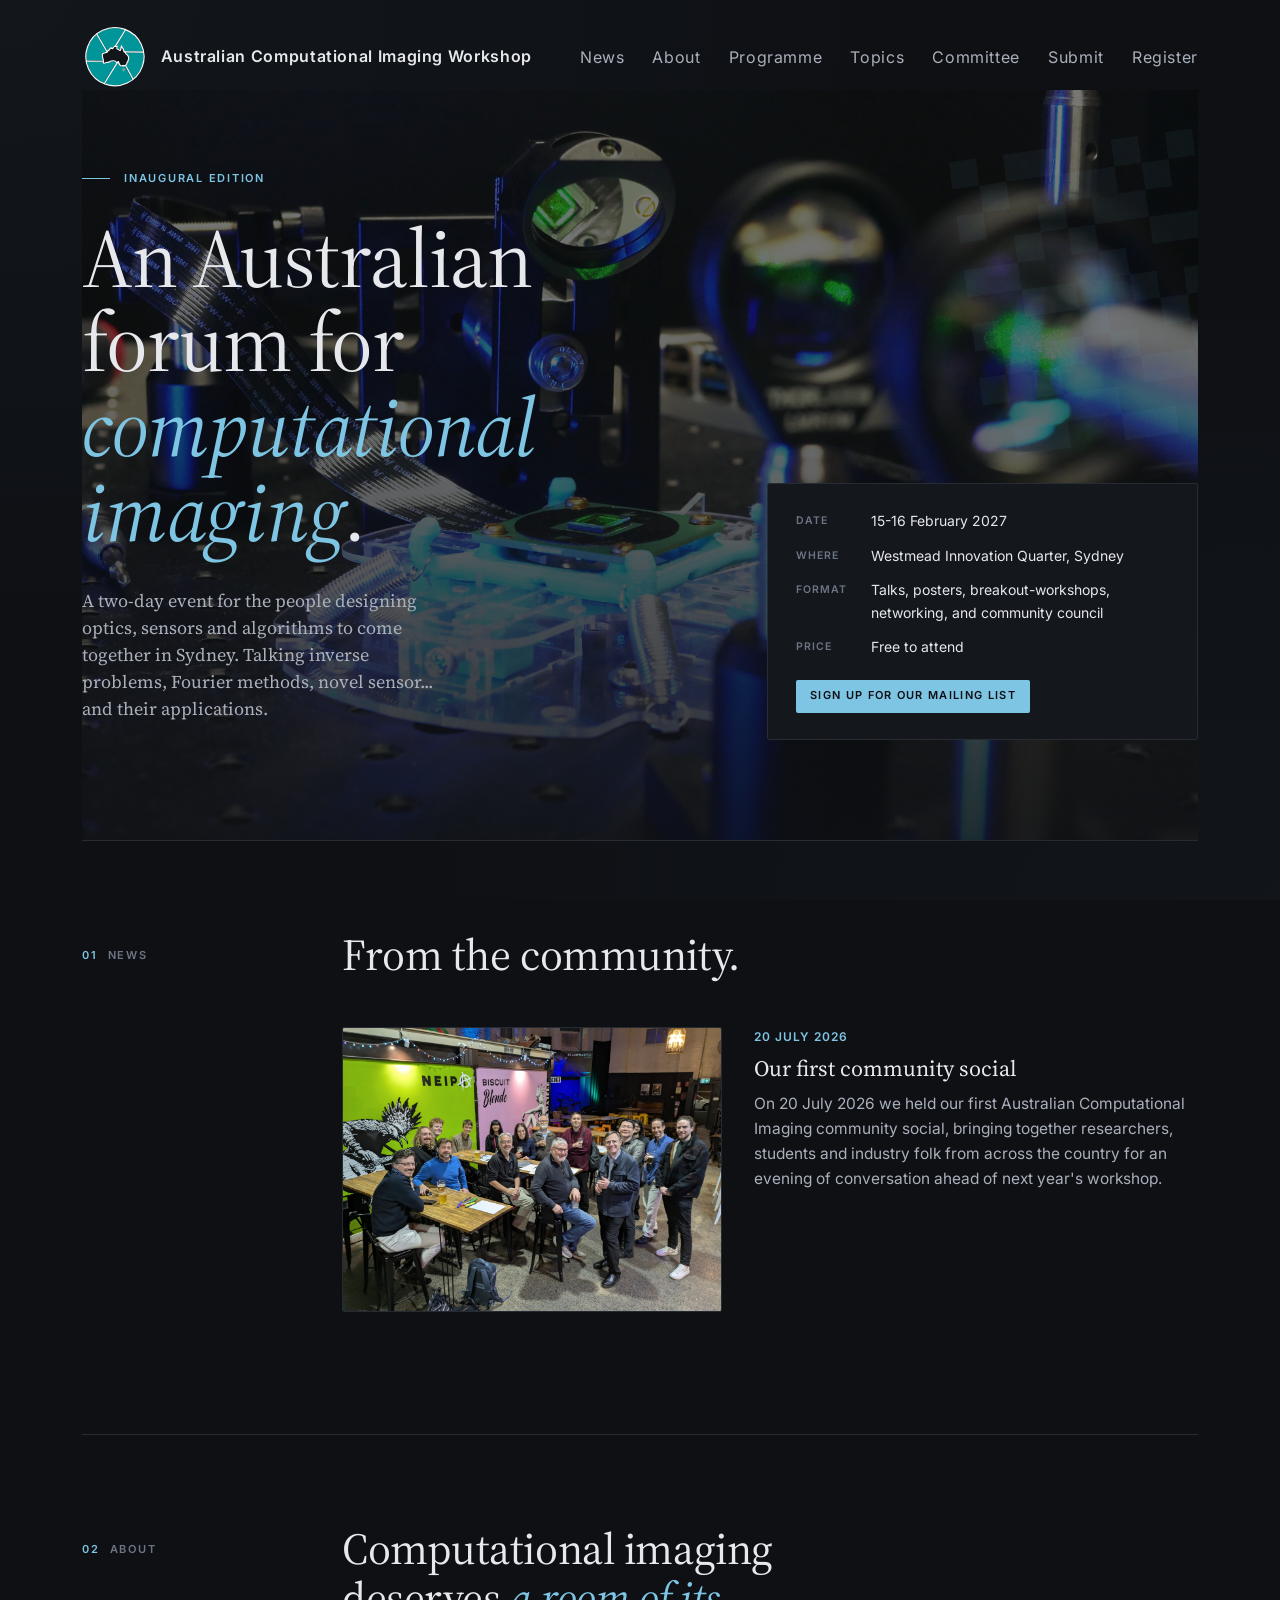
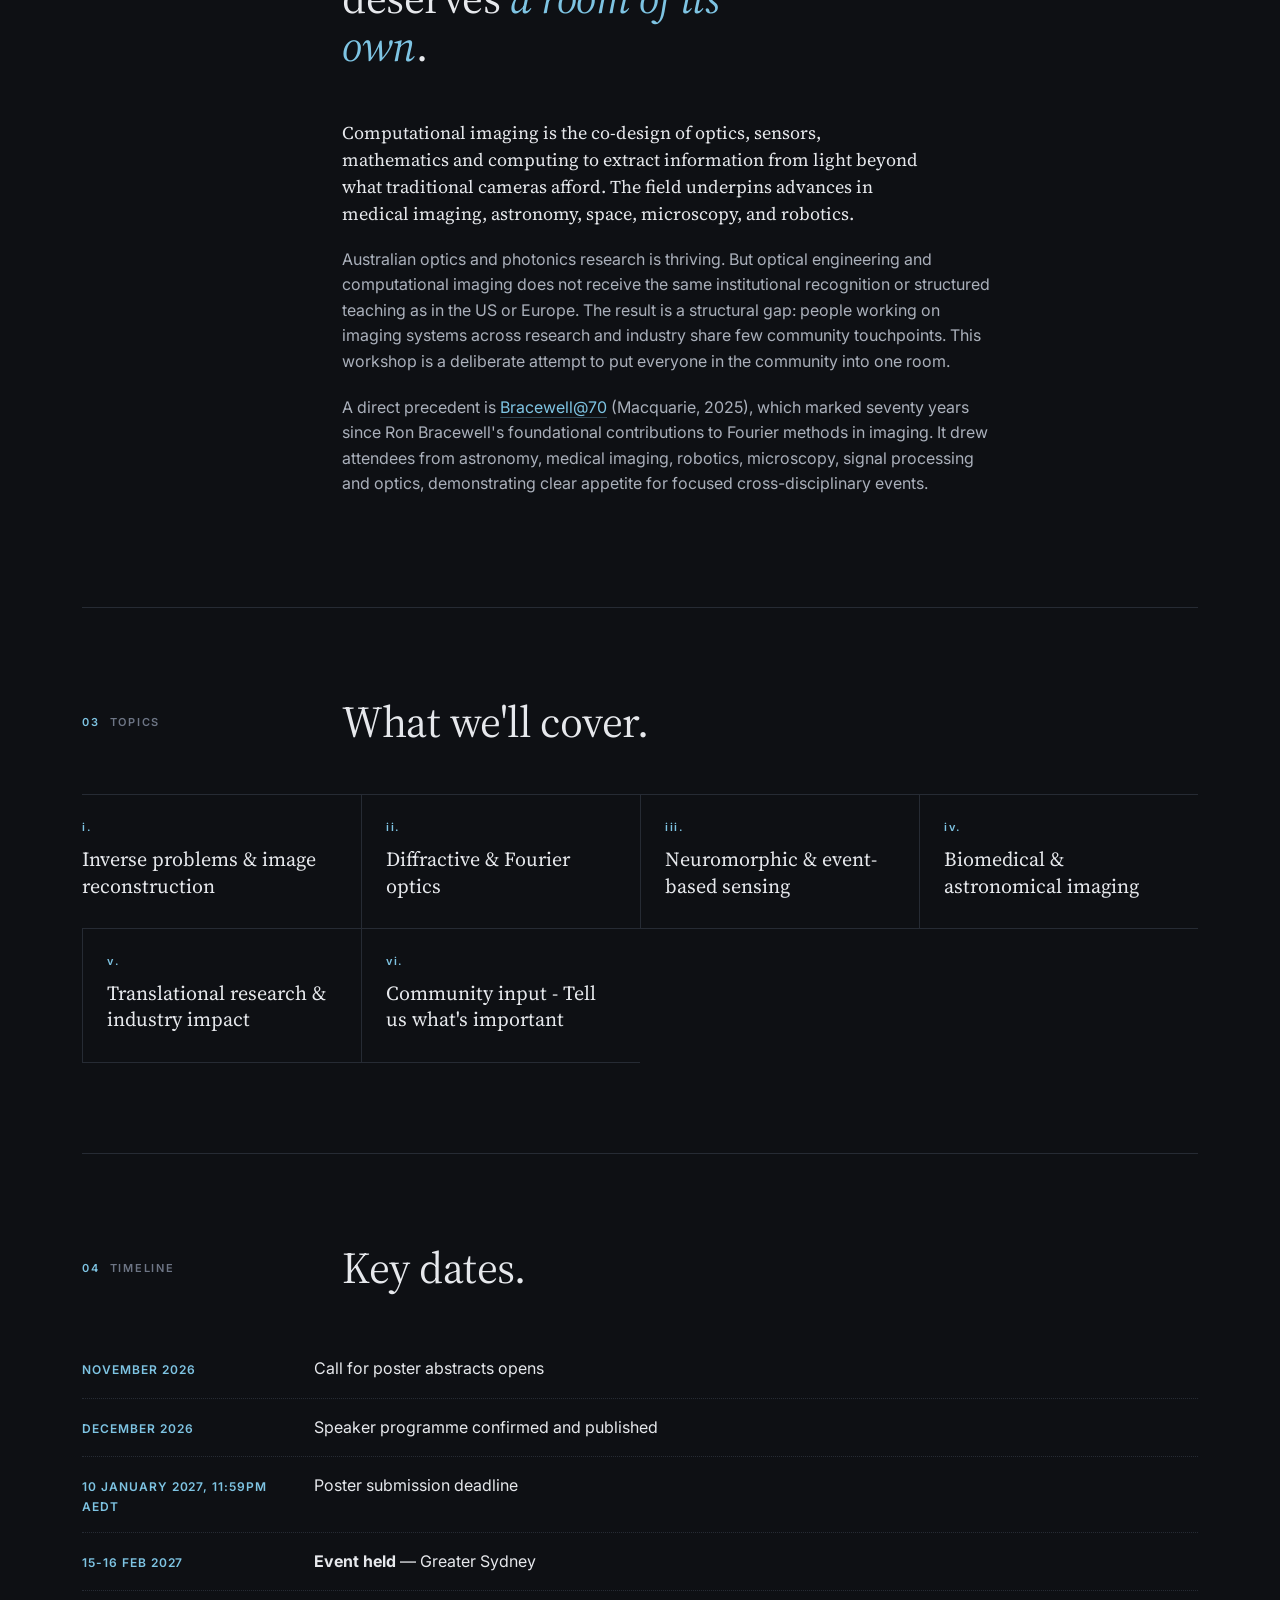
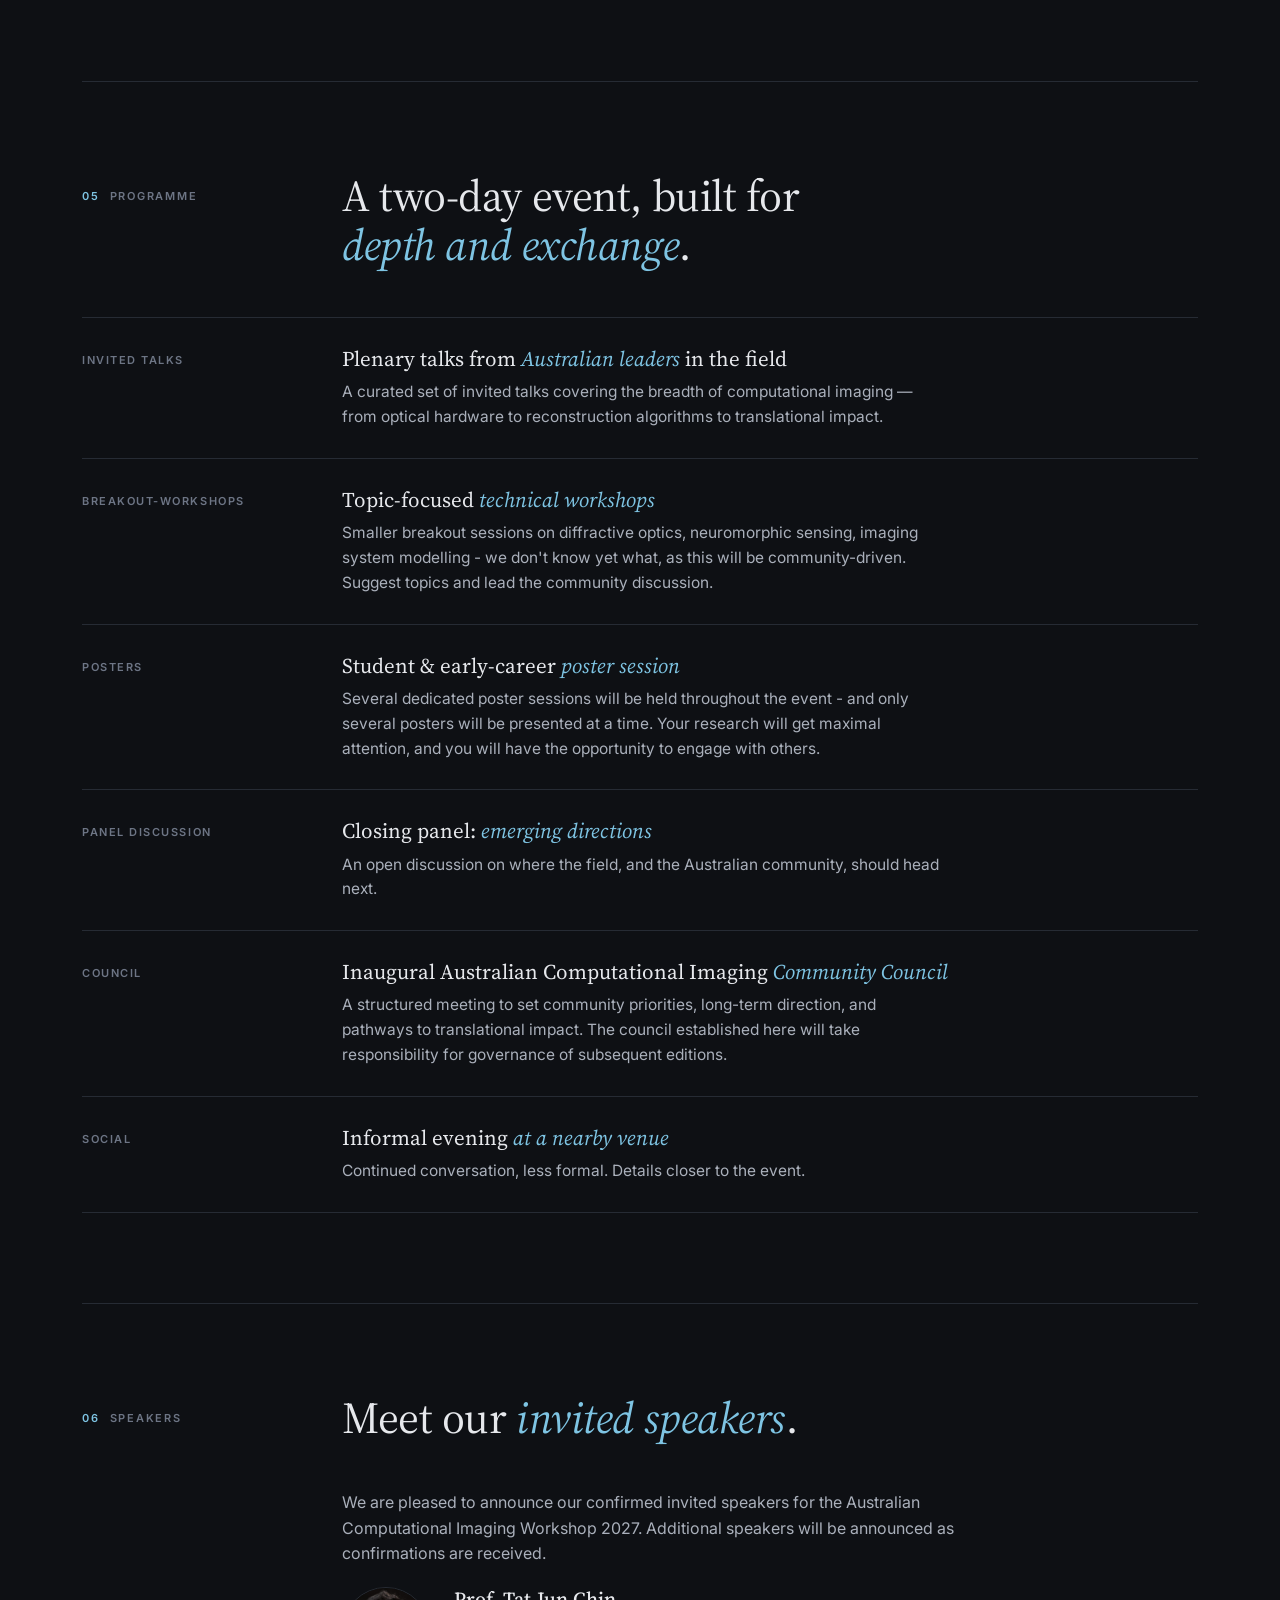
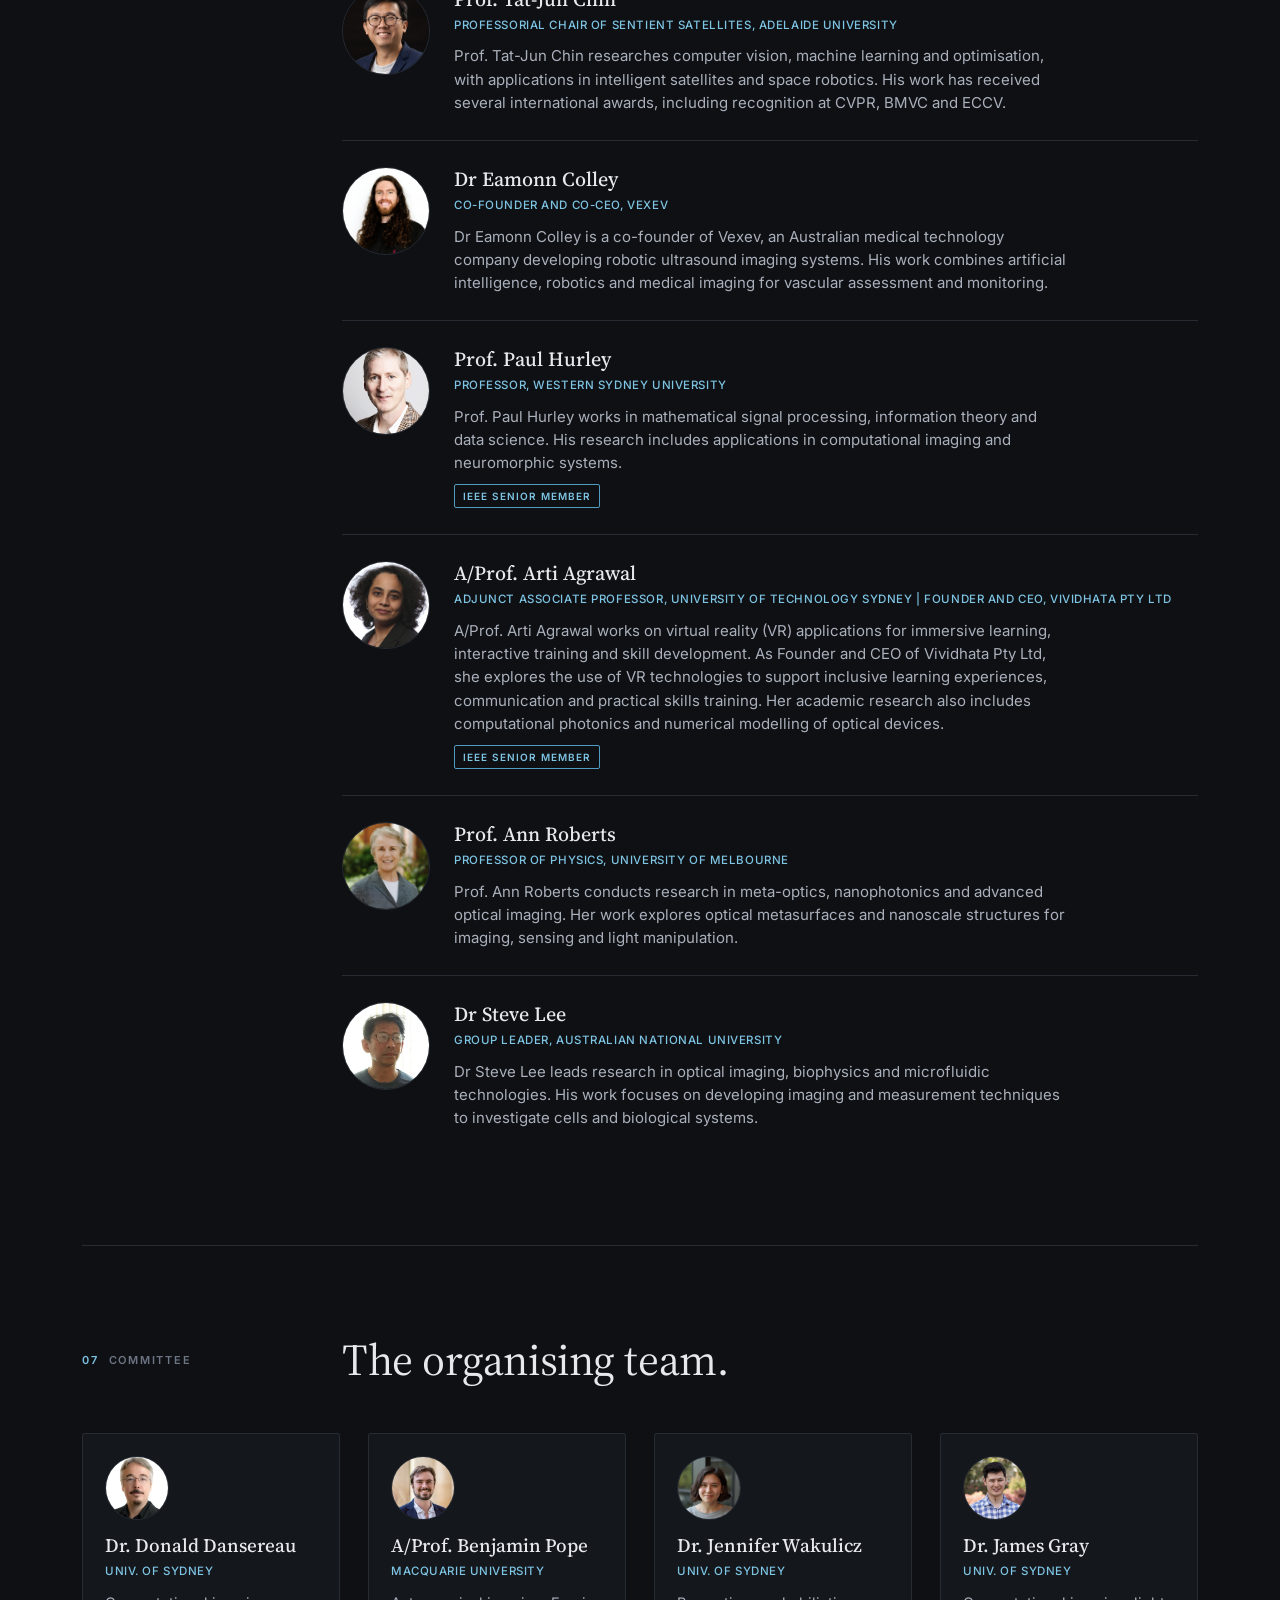
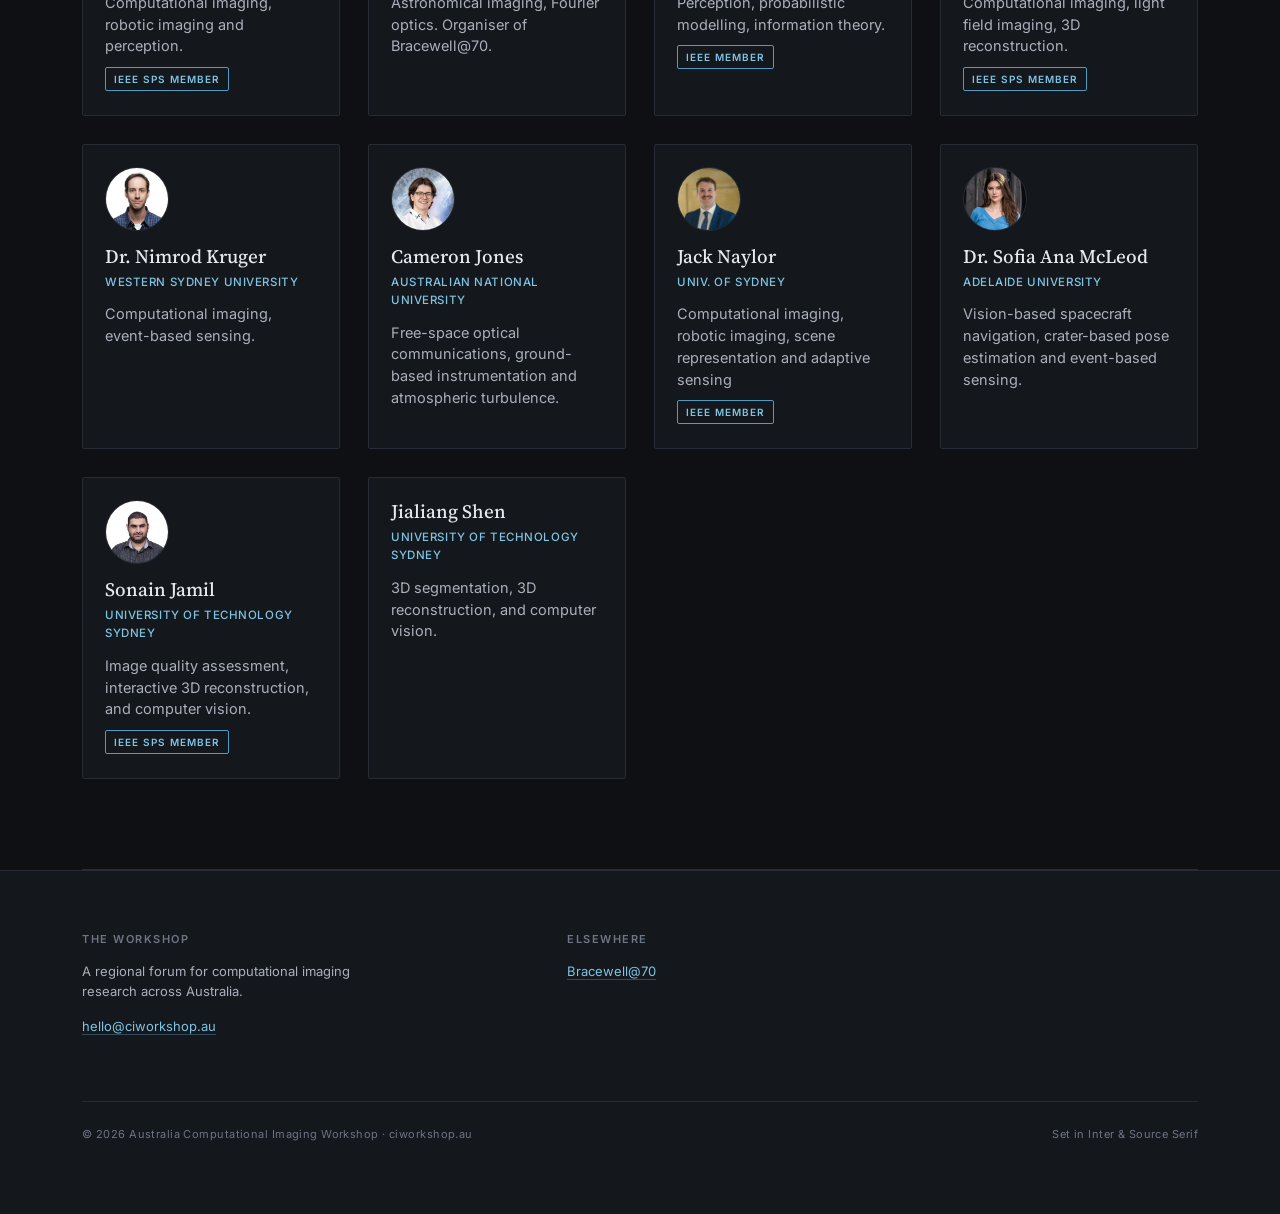
<file: index.html>
<!doctype html>
<html lang="en">
<head>
<meta charset="utf-8">
<meta name="viewport" content="width=device-width, initial-scale=1">

<!-- ═══════════════════════════════════════════════════════════════
     META  —  edit titles, description, URL in content.js → SITE
════════════════════════════════════════════════════════════════ -->
<title>AUS Computational Imaging Workshop — 16 February 2027</title>
<meta name="description" content="The inaugural Australian Computational Imaging Workshop. A regional forum for researchers, engineers and students working at the intersection of optics, sensing and computation. Greater Sydney, 16 February 2027.">
<meta property="og:title" content="Australian Computational Imaging Workshop">
<meta property="og:description" content="Inaugural regional forum for computational imaging research in Australia. Free to attend. 16 February 2027.">
<meta property="og:type" content="website">
<meta property="og:url" content="https://ciworkshop.au">

<!-- ═══════════════════════════════════════════════════════════════
     FONTS
════════════════════════════════════════════════════════════════ -->
<link rel="preconnect" href="https://fonts.googleapis.com">
<link rel="preconnect" href="https://fonts.gstatic.com" crossorigin>
<link href="https://fonts.googleapis.com/css2?family=Inter:wght@300;400;500;600;700&family=Source+Serif+4:opsz,wght@8..60,300..700&display=swap" rel="stylesheet">

<!-- ═══════════════════════════════════════════════════════════════
     STYLES
════════════════════════════════════════════════════════════════ -->
<link rel="stylesheet" href="style.css">
</head>
<body>

<!-- ═══════════════════════════════════════════════════════════════
     PAGE MOUNT POINT  —  content.js + layout.js write into #app
════════════════════════════════════════════════════════════════ -->
<div id="app"></div>

<!-- ═══════════════════════════════════════════════════════════════
     SCRIPTS  —  load order matters:
       1. content.js   defines SITE (all editable data)
       2. layout.js    reads SITE and builds the DOM
       3. visual.js    mounts the background canvas + lens rig
════════════════════════════════════════════════════════════════ -->
<script src="content.js"></script>
<script src="layout.js"></script>
<script src="visual.js"></script>

</body>
</html>
</file>
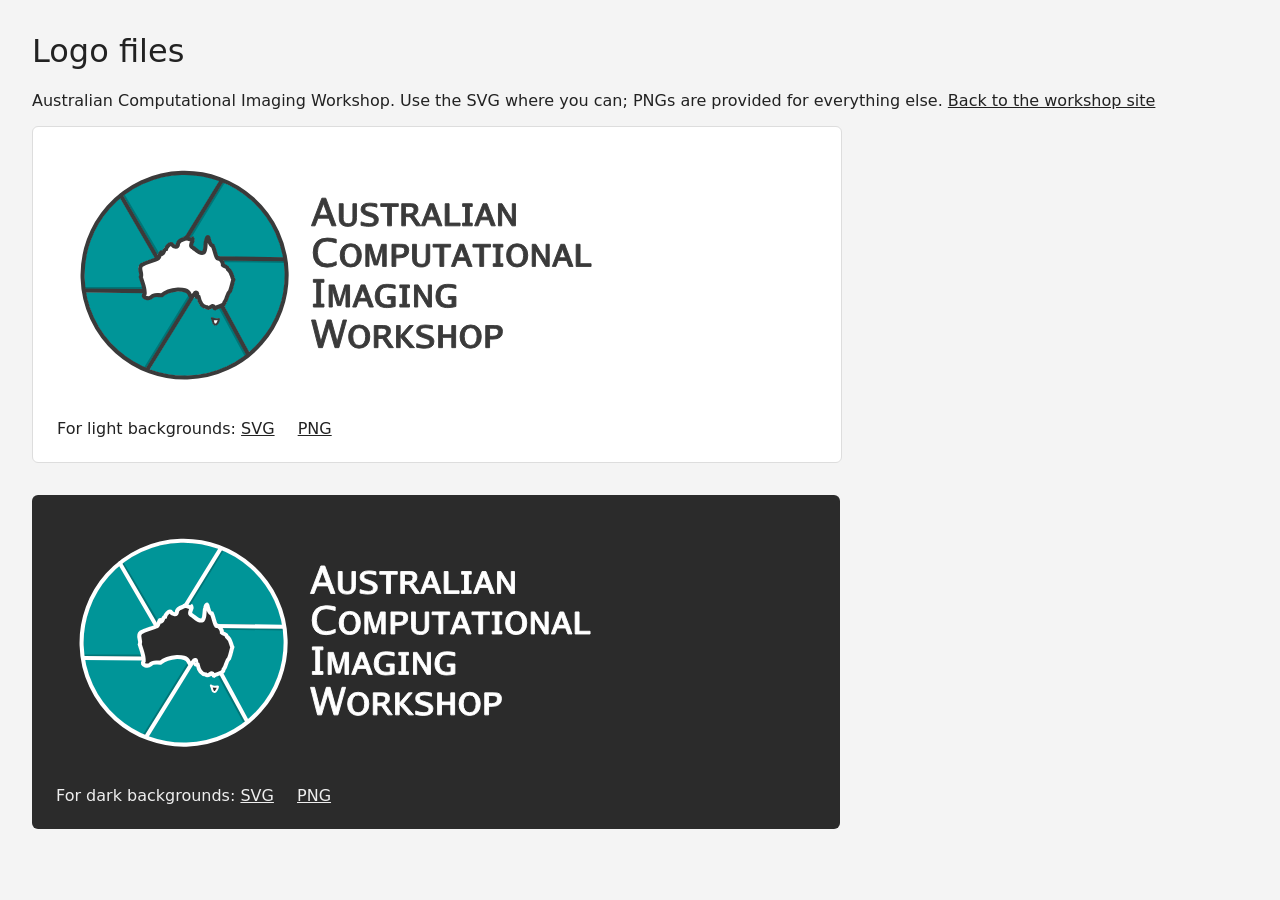
<file: logo/index.html>
<!doctype html>
<html lang="en">
<head>
  <meta charset="utf-8">
  <meta name="viewport" content="width=device-width, initial-scale=1">
  <title>Logo files: Australian Computational Imaging Workshop</title>
  <style>
    body { font-family: system-ui, sans-serif; margin: 0; padding: 32px; background: #f4f4f4; color: #222; }
    h1 { font-weight: 500; margin-top: 0; }
    .logo { margin: 0 0 32px; padding: 24px; border-radius: 6px; max-width: 760px; }
    .logo img { display: block; width: 100%; max-width: 560px; margin-bottom: 16px; }
    .dark { background: #2b2b2b; color: #eee; }
    .light { background: #fff; border: 1px solid #ddd; }
    a { color: inherit; margin-right: 18px; }
  </style>
</head>
<body>
  <h1>Logo files</h1>
  <p>Australian Computational Imaging Workshop. Use the SVG where you can; PNGs are provided for everything else. <a href="../">Back to the workshop site</a></p>

  <div class="logo light">
    <img src="ciworkshop_transparent_light.svg" alt="Workshop logo for light backgrounds">
    For light backgrounds:
    <a href="ciworkshop_transparent_light.svg" download>SVG</a>
    <a href="ciworkshop_transparent_light.png" download>PNG</a>
  </div>

  <div class="logo dark">
    <img src="ciworkshop_transparent_dark.svg" alt="Workshop logo for dark backgrounds">
    For dark backgrounds:
    <a href="ciworkshop_transparent_dark.svg" download>SVG</a>
    <a href="ciworkshop_transparent_dark.png" download>PNG</a>
  </div>
</body>
</html>
</file>
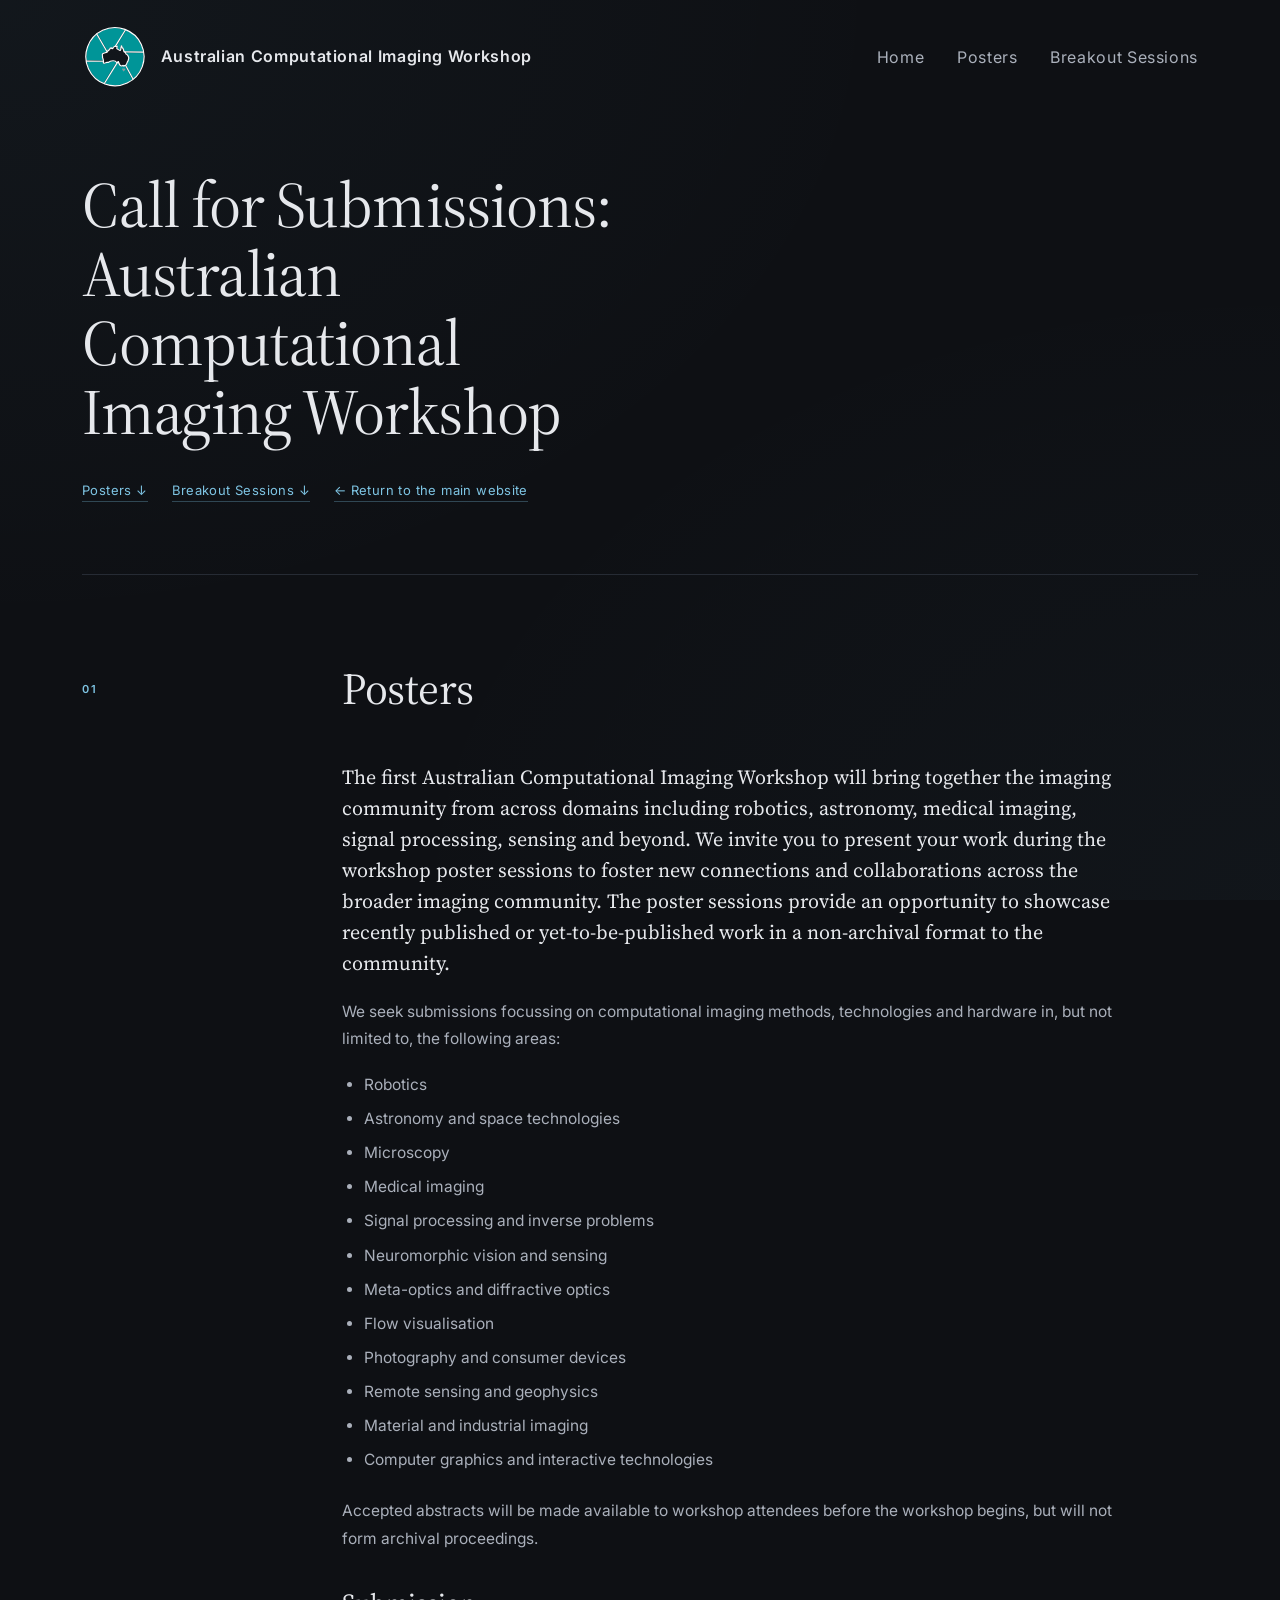
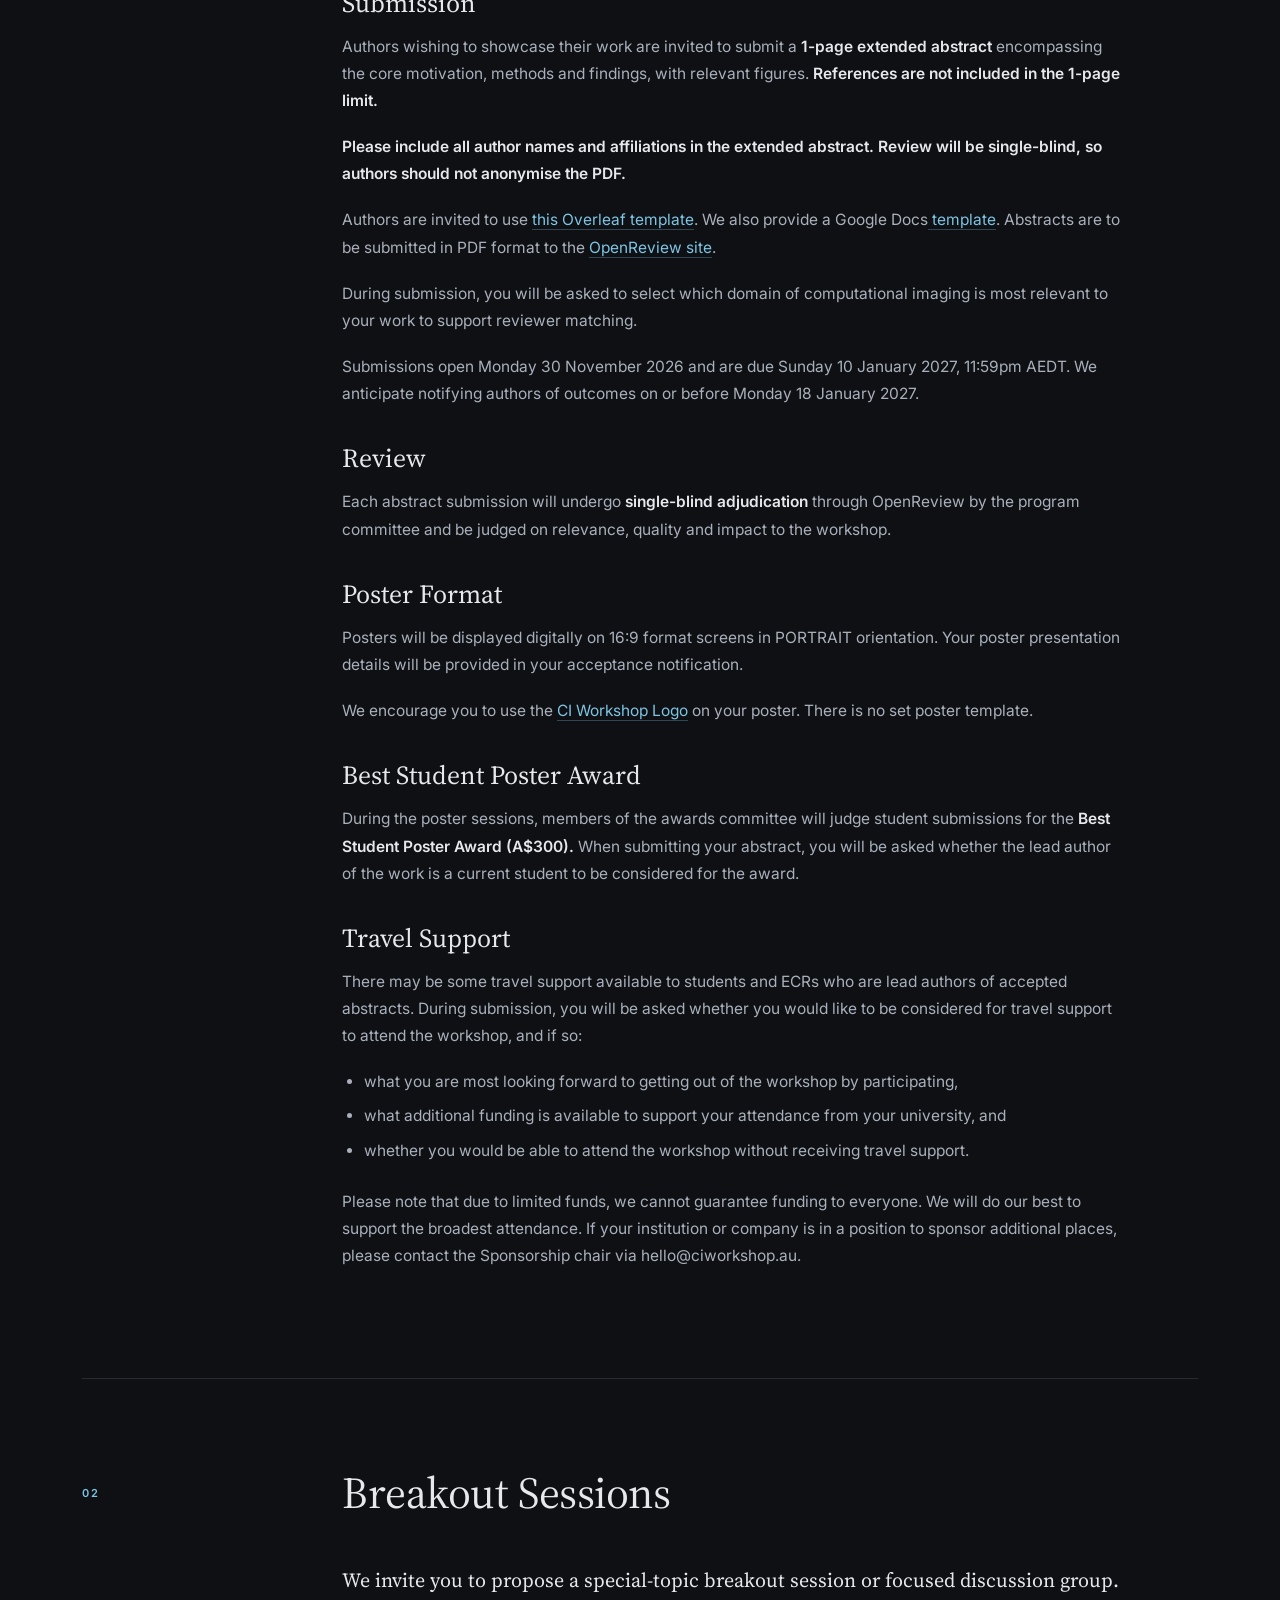
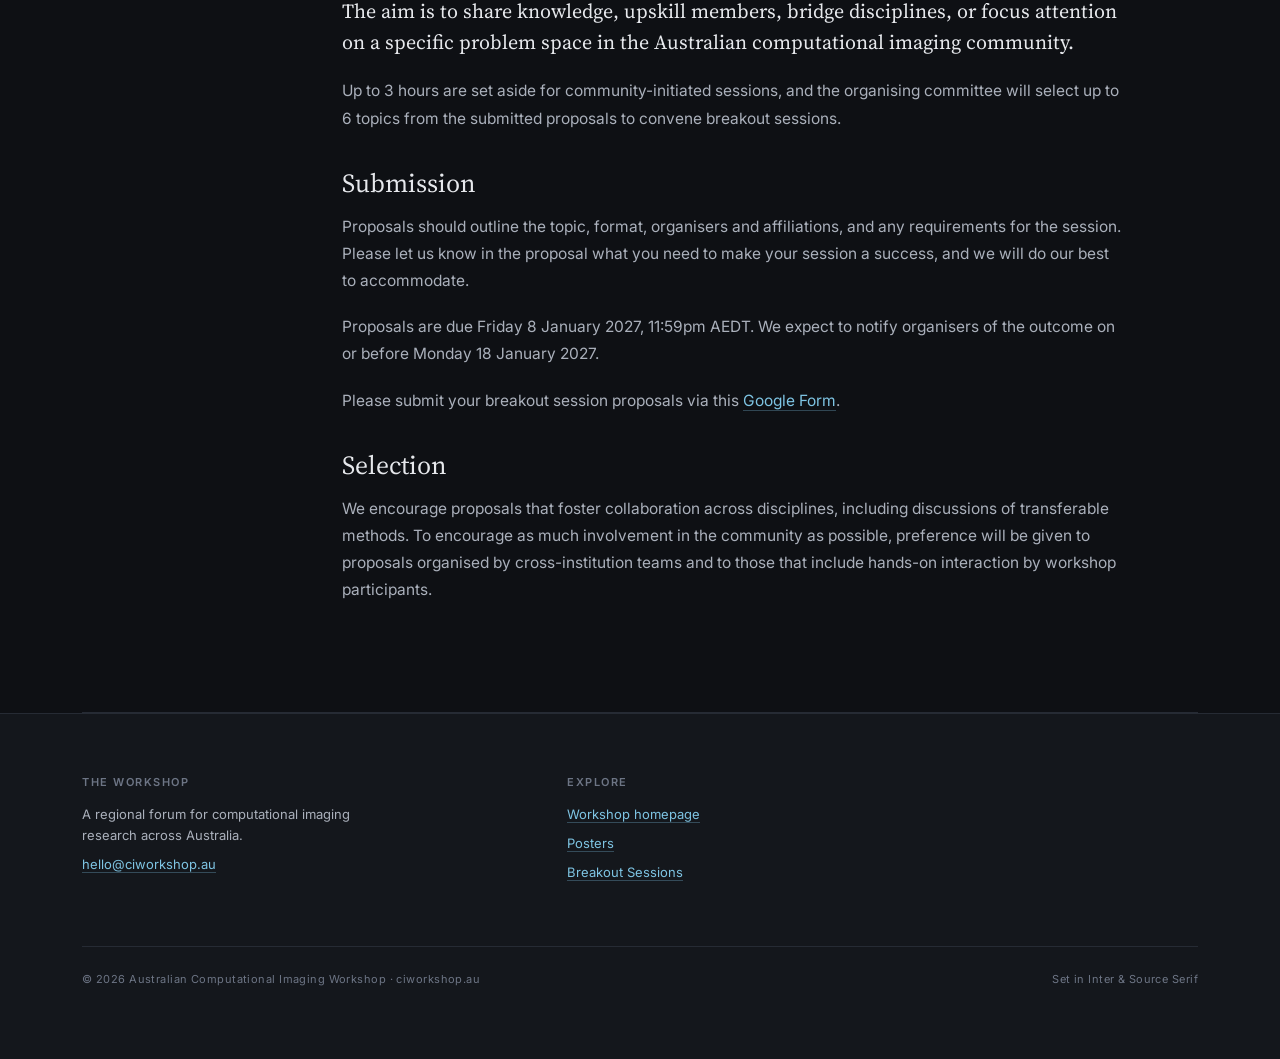
<file: calls.html>
<!doctype html>
<html lang="en">
<head>
  <meta charset="utf-8">
  <meta name="viewport" content="width=device-width, initial-scale=1">
  <meta name="description" content="Call for Submissions: Australian Computational Imaging Workshop, 15–16 February 2027.">
  <title>Call for Submissions — Australian Computational Imaging Workshop</title>
  <link rel="preconnect" href="https://fonts.googleapis.com">
  <link rel="preconnect" href="https://fonts.gstatic.com" crossorigin>
  <link href="https://fonts.googleapis.com/css2?family=Inter:wght@300;400;500;600;700&family=Source+Serif+4:opsz,wght@8..60,300..700&display=swap" rel="stylesheet">
  <link rel="stylesheet" href="style.css">
  <style>
    /* Page-specific layout only. The main site stylesheet remains unchanged. */
    .calls-hero { padding: 80px 0 72px; }
    .calls-hero h1.title { max-width: 18ch; font-size: clamp(38px, 5vw, 68px); line-height: 1.08; }
    .calls-links { display: flex; flex-wrap: wrap; gap: 24px; margin-top: 34px; }
    .calls-links a { font-size: 13px; letter-spacing: .03em; }
    .calls-prose { max-width: 780px; }
    .calls-prose p, .calls-prose li { color: var(--text-soft); font-size: 15.5px; line-height: 1.75; }
    .calls-prose p { margin: 0 0 19px; }
    .calls-prose p.lead { color: var(--text); font-family: "Source Serif 4", Georgia, serif; font-size: 20px; line-height: 1.55; }
    .calls-prose h3 { color: var(--text); font-family: "Source Serif 4", Georgia, serif; font-size: 26px; font-weight: 400; line-height: 1.2; margin: 36px 0 14px; }
    .calls-prose ul { margin: 8px 0 24px; padding-left: 22px; }
    .calls-prose li { margin-bottom: 7px; }
    .calls-prose strong { color: var(--text); font-weight: 600; }
    .topbar .mark a { color: inherit; border: none; }
    .topbar .mark a:hover { color: var(--accent); }
    #posters, #workshops { scroll-margin-top: 20px; }
    @media (max-width: 700px) {
      .calls-hero { padding: 60px 0 52px; }
      .calls-prose h3 { font-size: 23px; }
      .topbar .mark { font-size: 13px; }
      .topbar .mark img.nav-logo { height: 44px; }
    }
  </style>
</head>
<body>
  <div class="wrap">
    <header class="topbar">
      <div class="mark">
        <a href="index.html" aria-label="Australian Computational Imaging Workshop — home">
          <img src="aperture_icon.svg" alt="" class="nav-logo">
          Australian Computational Imaging Workshop
        </a>
      </div>
      <nav aria-label="Submissions navigation">
        <a href="index.html">Home</a>
        <a href="#posters">Posters</a>
        <a href="#workshops">Breakout Sessions</a>
      </nav>
    </header>

    <section class="calls-hero">
      <h1 class="title">Call for Submissions: <br/>Australian Computational Imaging Workshop</h1>
      <div class="calls-links">
        <a href="#posters">Posters ↓</a>
        <a href="#workshops">Breakout Sessions ↓</a>
        <a href="index.html">← Return to the main website</a>
      </div>
    </section>

    <section id="posters" aria-labelledby="posters-title">
      <div class="section-head">
        <div class="section-label"><span class="num">01</span></div>
        <h2 class="section-title" id="posters-title">Posters</h2>
      </div>
      <div class="section-body">
        <div aria-hidden="true"></div>
        <div class="calls-prose">
        <p class="lead">The first Australian Computational Imaging Workshop will bring together the imaging community from across domains including robotics, astronomy, medical imaging, signal processing, sensing and beyond. We invite you to present your work during the workshop poster sessions to foster new connections and collaborations across the broader imaging community. The poster sessions provide an opportunity to showcase recently published or yet-to-be-published work in a non-archival format to the community.</p>
        <p>We seek submissions focussing on computational imaging methods, technologies and hardware in, but not limited to, the following areas:</p>
        <ul>
          <li>Robotics</li>
          <li>Astronomy and space technologies</li>
          <li>Microscopy</li>
          <li>Medical imaging</li>
          <li>Signal processing and inverse problems</li>
          <li>Neuromorphic vision and sensing</li>
          <li>Meta-optics and diffractive optics</li>
          <li>Flow visualisation</li>
          <li>Photography and consumer devices</li>
          <li>Remote sensing and geophysics</li>
          <li>Material and industrial imaging</li>
          <li>Computer graphics and interactive technologies</li>
        </ul>
        <p>Accepted abstracts will be made available to workshop attendees before the workshop begins, but will not form archival proceedings.</p>
        <h3>Submission</h3>
        <p>Authors wishing to showcase their work are invited to submit a <strong>1-page extended abstract</strong> encompassing the core motivation, methods and findings, with relevant figures. <strong>References are not included in the 1-page limit.</strong></p>
        <p><strong>Please include all author names and affiliations in the extended abstract. Review will be single-blind, so authors should not anonymise the PDF.</strong></p>
        <p>Authors are invited to use <a href="https://www.overleaf.com/project/6af0e8690925752415aa8a7a/share#659f4f09727ba6f5c29ab4538582970d8bbec46894464ee4" rel="noopener noreferrer" target="_blank">this Overleaf template</a>. We also provide a Google Docs<a href="https://docs.google.com/document/d/1VRjcwZTajmly5F_6-loOLfEobeli93sprnRtb4AF6rI/template/preview" rel="noopener noreferrer" target="_blank"> template</a>. Abstracts are to be submitted in PDF format to the <a href="https://openreview.net/group?id=AusCI/2027/Workshop" rel="noopener noreferrer" target="_blank">OpenReview site</a>. </p>
        <p>During submission, you will be asked to select which domain of computational imaging is most relevant to your work to support reviewer matching.</p>
        <p>Submissions open Monday 30 November 2026 and are due Sunday 10 January 2027, 11:59pm AEDT. We anticipate notifying authors of outcomes on or before Monday 18 January 2027.</p>
        <h3>Review</h3>
        <p>Each abstract submission will undergo <strong>single-blind adjudication</strong> through OpenReview by the program committee and be judged on relevance, quality and impact to the workshop. </p>
        <h3>Poster Format</h3>
        <p>Posters will be displayed digitally on 16:9 format screens in PORTRAIT orientation. Your poster presentation details will be provided in your acceptance notification.</p>
        <p>We encourage you to use the <a href="https://ciworkshop.au/logo/" rel="noopener noreferrer" target="_blank">CI Workshop Logo</a> on your poster. There is no set poster template.</p>
        <h3>Best Student Poster Award</h3>
        <p>During the poster sessions, members of the awards committee will judge student submissions for the <strong>Best Student Poster Award (A$300). </strong>When submitting your abstract, you will be asked whether the lead author of the work is a current student to be considered for the award.</p>
        <h3>Travel Support</h3>
        <p>There may be some travel support available to students and ECRs who are lead authors of accepted abstracts. During submission, you will be asked whether you would like to be considered for travel support to attend the workshop, and if so:</p>
        <ul>
          <li>what you are most looking forward to getting out of the workshop by participating,</li>
          <li>what additional funding is available to support your attendance from your university, and</li>
          <li>whether you would be able to attend the workshop without receiving travel support.</li>
        </ul>
        <p>Please note that due to limited funds, we cannot guarantee funding to everyone. We will do our best to support the broadest attendance. If your institution or company is in a position to sponsor additional places, please contact the Sponsorship chair via hello@ciworkshop.au.</p>
        </div>
      </div>
    </section>
    <section id="workshops" aria-labelledby="workshops-title">
      <div class="section-head">
        <div class="section-label"><span class="num">02</span></div>
        <h2 class="section-title" id="workshops-title">Breakout Sessions</h2>
      </div>
      <div class="section-body">
        <div aria-hidden="true"></div>
        <div class="calls-prose">
        <p class="lead">We invite you to propose a special-topic breakout session or focused discussion group. The aim is to share knowledge, upskill members, bridge disciplines, or focus attention on a specific problem space in the Australian computational imaging community.</p>
        <p>Up to 3 hours are set aside for community-initiated sessions, and the organising committee will select up to 6 topics from the submitted proposals to convene breakout sessions.</p>
        <h3>Submission</h3>
        <p>Proposals should outline the topic, format, organisers and affiliations, and any requirements for the session. Please let us know in the proposal what you need to make your session a success, and we will do our best to accommodate.</p>
        <p>Proposals are due Friday 8 January 2027, 11:59pm AEDT. We expect to notify organisers of the outcome on or before Monday 18 January 2027.</p>
        <p>Please submit your breakout session proposals via this <a href="https://docs.google.com/forms/d/e/1FAIpQLSc4T9v_l9r8c9ZeMhtZqFmypHkPcmW5kp_aYiXd84L30FSO9Q/viewform" rel="noopener noreferrer" target="_blank">Google Form</a>.</p>
        <h3>Selection</h3>
        <p>We encourage proposals that foster collaboration across disciplines, including discussions of transferable methods. To encourage as much involvement in the community as possible, preference will be given to proposals organised by cross-institution teams and to those that include hands-on interaction by workshop participants.</p>
        </div>
      </div>
    </section>
  </div>

  <footer>
    <div class="wrap">
      <div class="foot-grid">
        <div>
          <h4>The Workshop</h4>
          <p>A regional forum for computational imaging research across Australia.</p>
          <p><a href="mailto:hello@ciworkshop.au">hello@ciworkshop.au</a></p>
        </div>
        <div>
          <h4>Explore</h4>
          <p><a href="index.html">Workshop homepage</a></p>
          <p><a href="#posters">Posters</a></p>
          <p><a href="#workshops">Breakout Sessions</a></p>
        </div>
      </div>
      <div class="colophon">
        <div>© 2026 Australian Computational Imaging Workshop · ciworkshop.au</div>
        <div>Set in Inter &amp; Source Serif</div>
      </div>
    </div>
  </footer>
</body>
</html>
</file>
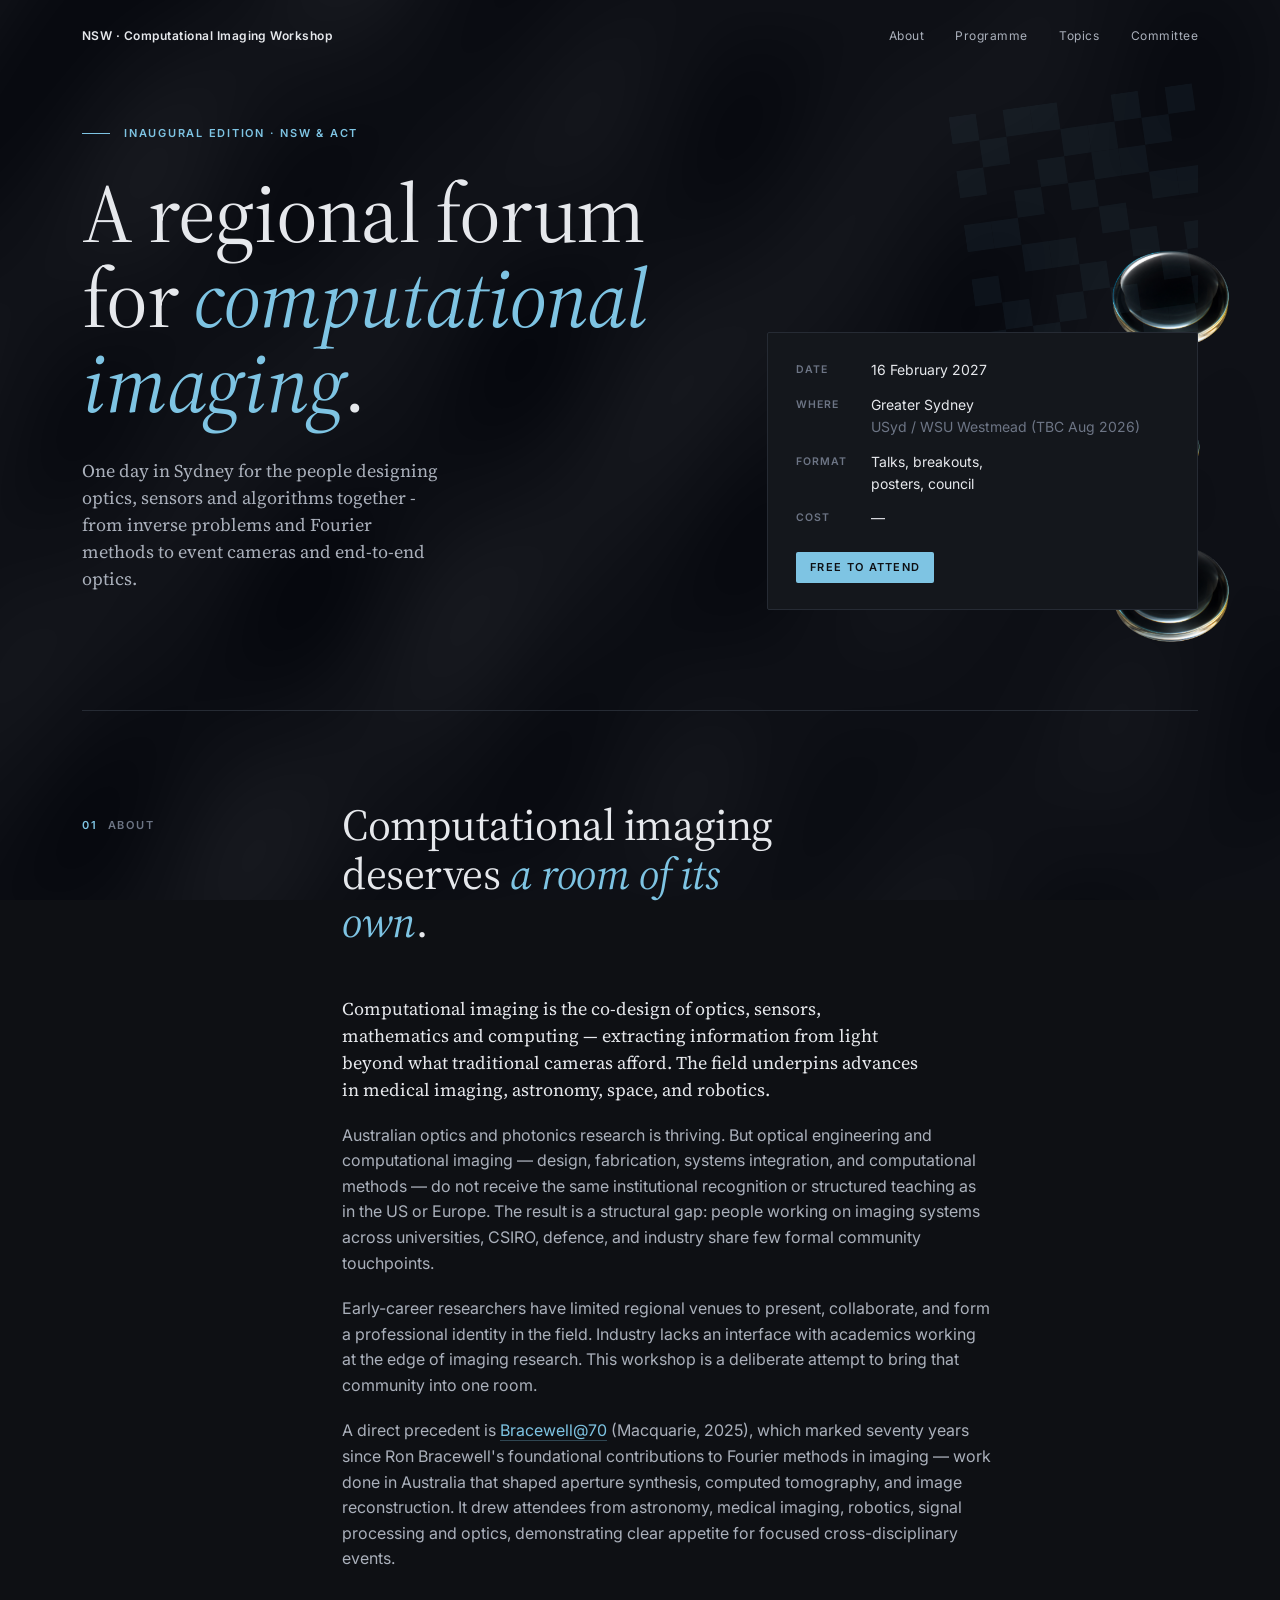
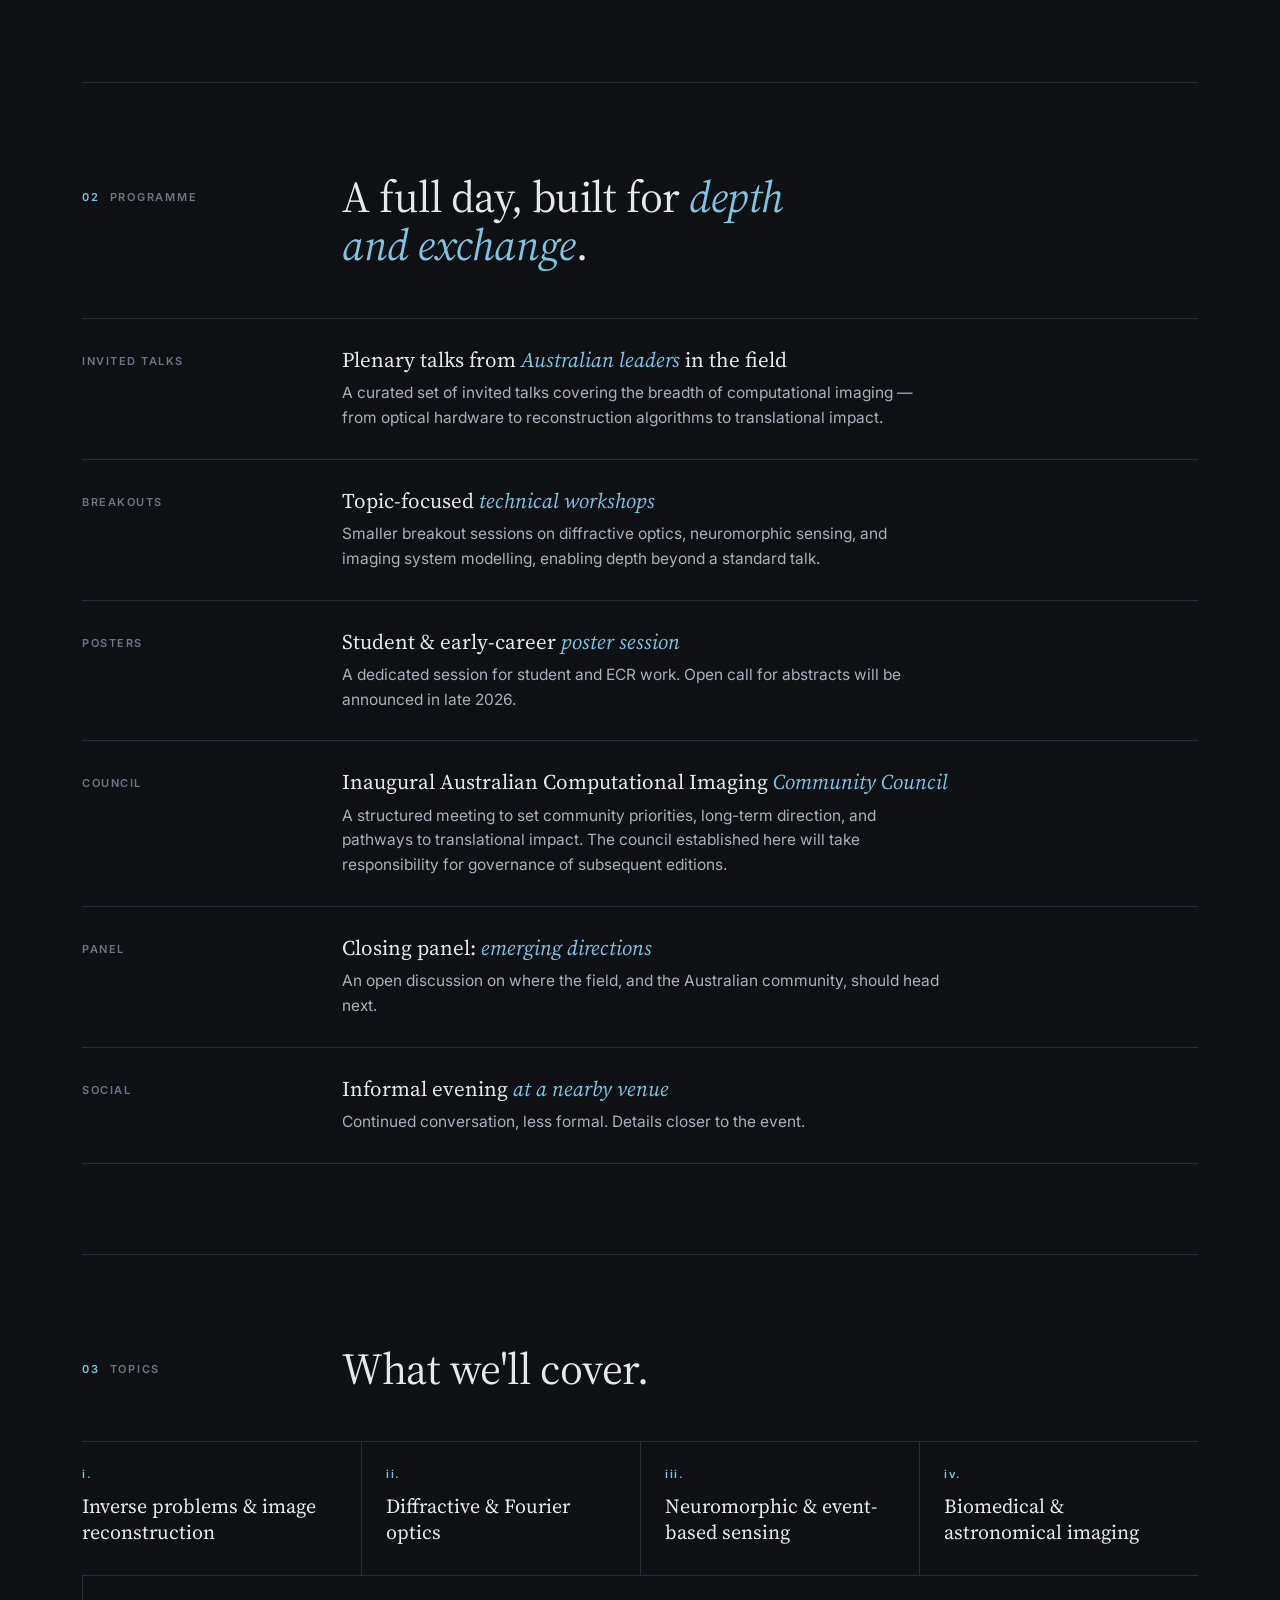
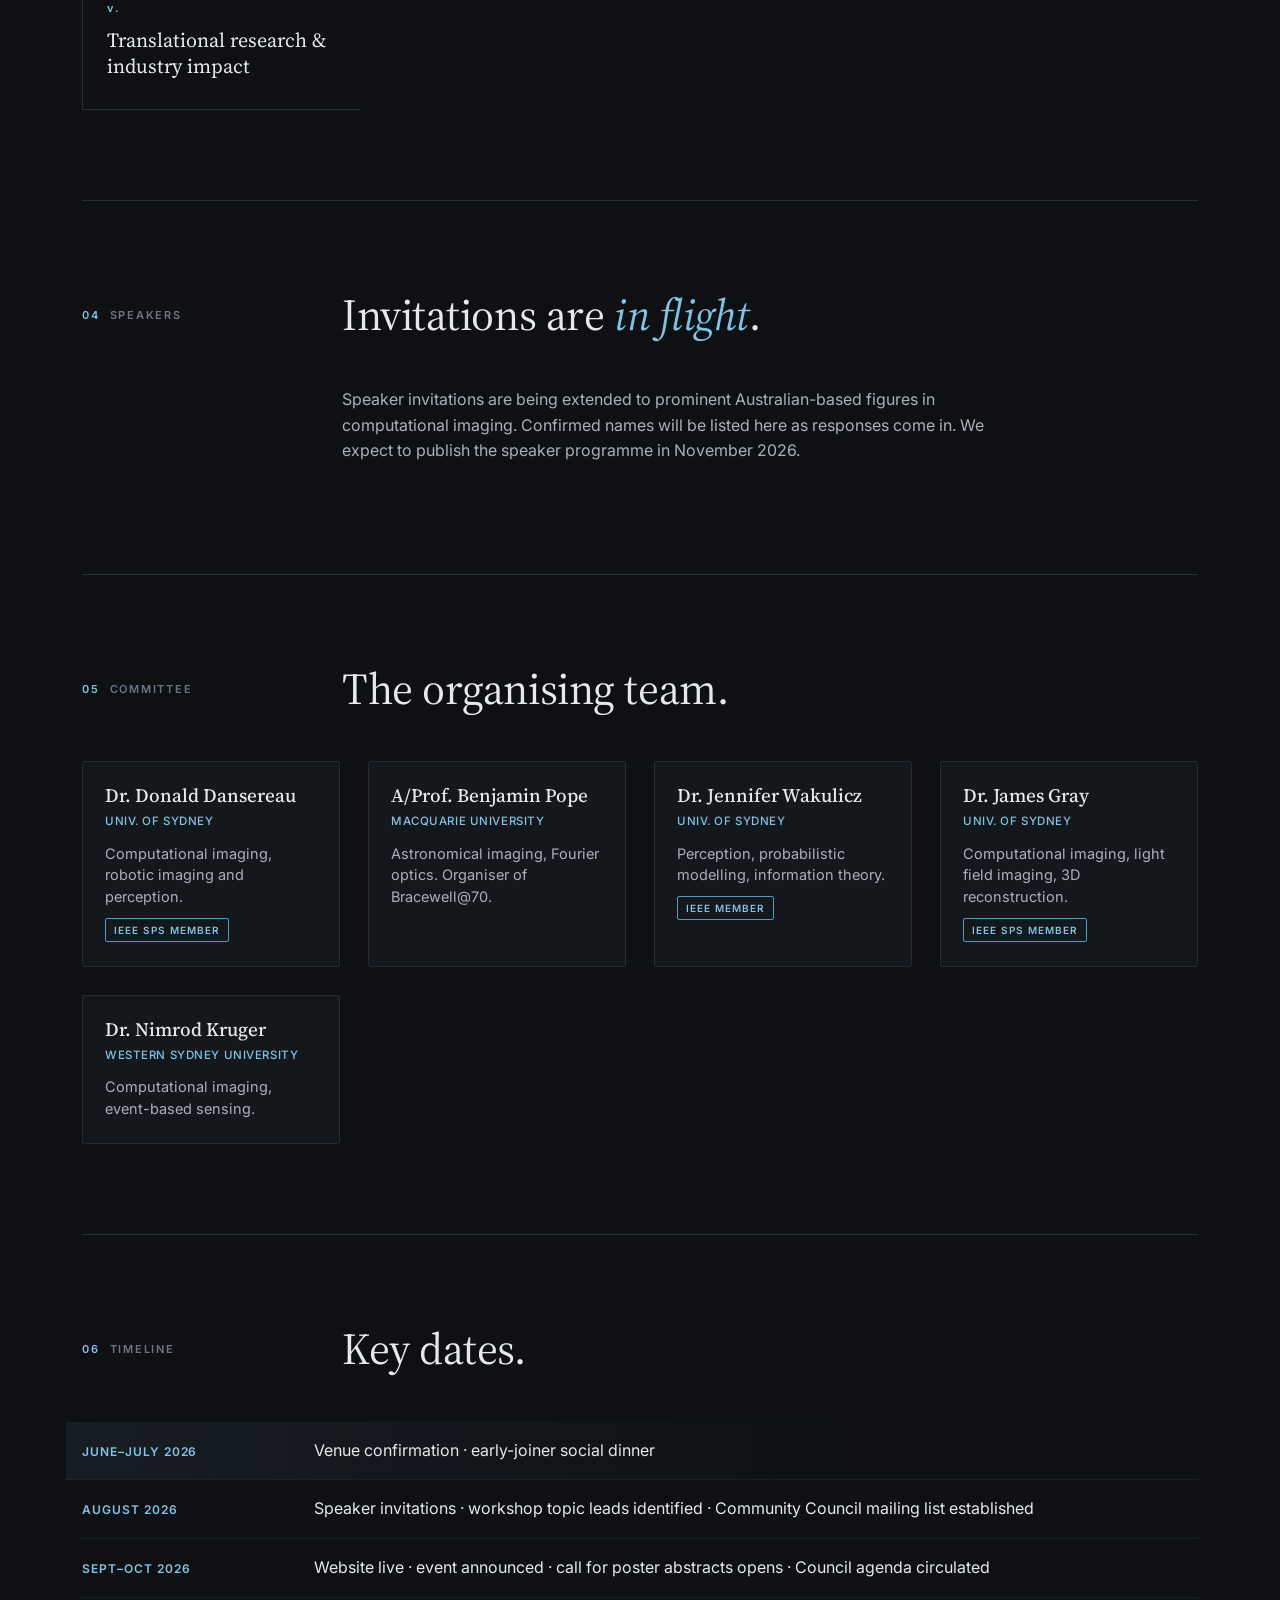
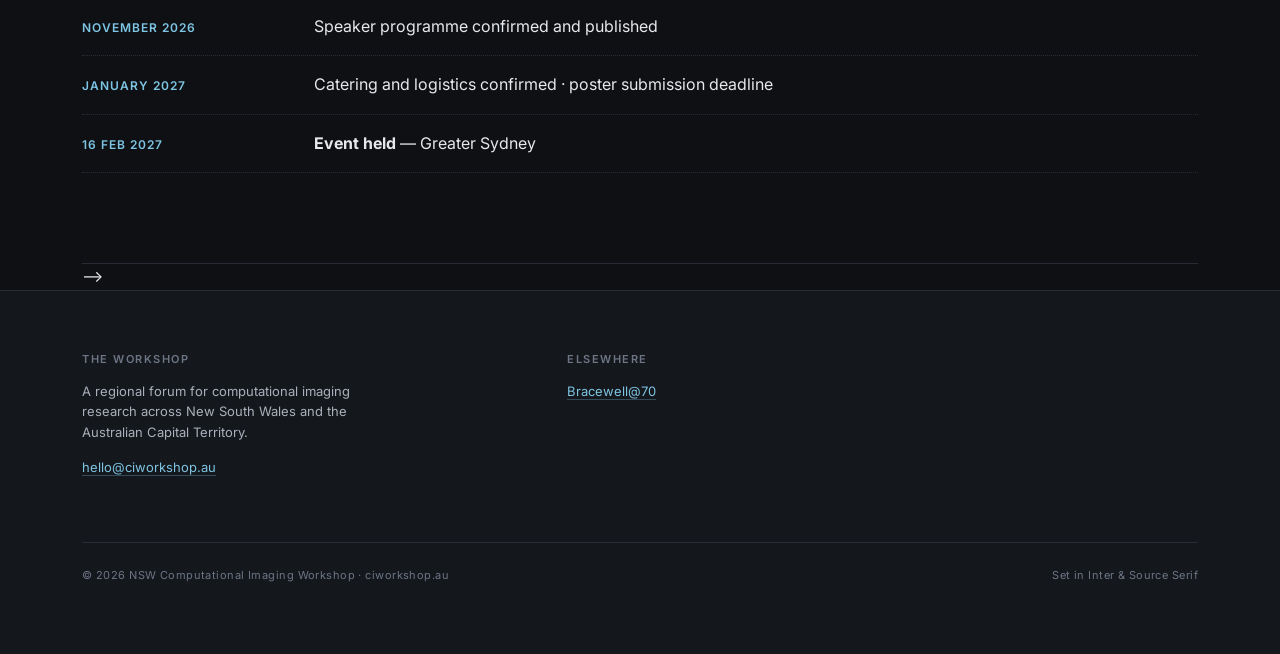
<file: index(2).html>
<!doctype html>
<html lang="en">
<head>
<meta charset="utf-8">
<meta name="viewport" content="width=device-width, initial-scale=1">
<title>NSW Computational Imaging Workshop — 16 February 2027</title>
<meta name="description" content="The inaugural NSW Computational Imaging Workshop. A regional forum for researchers, engineers and students working at the intersection of optics, sensing and computation. Greater Sydney, 16 February 2027.">
<meta property="og:title" content="NSW Computational Imaging Workshop">
<meta property="og:description" content="Inaugural regional forum for computational imaging research in NSW & the ACT. Free to attend. 16 February 2027.">
<meta property="og:type" content="website">
<meta property="og:url" content="https://ciworkshop.au">

<link rel="preconnect" href="https://fonts.googleapis.com">
<link rel="preconnect" href="https://fonts.gstatic.com" crossorigin>
<link href="https://fonts.googleapis.com/css2?family=Inter:wght@300;400;500;600;700&family=Source+Serif+4:opsz,wght@8..60,300..700&display=swap" rel="stylesheet">

<style>
:root {
  --bg:        #0e1014;
  --bg-soft:   #14171c;
  --bg-elev:   #1a1e25;
  --rule:      #262b34;
  --rule-soft: #1c2028;
  --text:      #e6e8ec;
  --text-soft: #aab0bb;
  --muted:     #6d7585;
  --accent:    #7ec4e3;        /* soft optical cyan */
  --accent-deep: #4f9cc2;
  --highlight: #f0c674;
}

* { box-sizing: border-box; }
html, body { margin: 0; padding: 0; }

body {
  background: var(--bg);
  color: var(--text);
  font-family: "Inter", -apple-system, BlinkMacSystemFont, "Segoe UI", system-ui, sans-serif;
  font-size: 16px;
  line-height: 1.6;
  font-weight: 400;
  -webkit-font-smoothing: antialiased;
  text-rendering: optimizeLegibility;
  background-image:
    radial-gradient(ellipse at top left, rgba(126,196,227,0.04) 0%, transparent 50%),
    radial-gradient(ellipse at bottom right, rgba(126,196,227,0.03) 0%, transparent 50%);
  background-attachment: fixed;
}

::selection { background: var(--accent); color: var(--bg); }

a {
  color: var(--accent);
  text-decoration: none;
  border-bottom: 1px solid rgba(126,196,227,0.3);
  transition: color .15s, border-color .15s;
}
a:hover { color: #a8d8ee; border-bottom-color: #a8d8ee; }

.serif {
  font-family: "Source Serif 4", "Source Serif Pro", Georgia, serif;
}

/* —————————————————————————————————— layout */

.wrap {
  max-width: 1180px;
  margin: 0 auto;
  padding: 0 32px;
}

@media (max-width: 640px) {
  .wrap { padding: 0 20px; }
  body { font-size: 15.5px; }
}

/* —————————————————————————————————— top bar */

.topbar {
  display: flex;
  align-items: center;
  justify-content: space-between;
  padding: 26px 0 0 0;
  font-size: 12px;
  font-weight: 500;
  letter-spacing: 0.04em;
  color: var(--text-soft);
}

.topbar .mark { color: var(--text); font-weight: 600; }
.topbar nav a {
  margin-left: 28px;
  border: none;
  color: var(--text-soft);
  font-weight: 400;
}
.topbar nav a:hover { color: var(--accent); }

@media (max-width: 720px) {
  .topbar nav { display: none; }
}

/* —————————————————————————————————— hero */

.hero {
  position: relative;
  padding: 80px 0 100px 0;
  border-bottom: 1px solid var(--rule);
  overflow: hidden;
}

.hero-grid {
  display: grid;
  grid-template-columns: 1.45fr 1fr;
  gap: 60px;
  align-items: end;
}

@media (max-width: 880px) {
  .hero-grid { grid-template-columns: 1fr; gap: 44px; }
}

.eyebrow {
  font-size: 11px;
  font-weight: 600;
  letter-spacing: 0.16em;
  text-transform: uppercase;
  color: var(--accent);
  margin-bottom: 28px;
  display: flex;
  align-items: center;
  gap: 14px;
}
.eyebrow::before {
  content: "";
  display: inline-block;
  width: 28px;
  height: 1px;
  background: var(--accent);
}

h1.title {
  font-family: "Source Serif 4", Georgia, serif;
  font-weight: 400;
  font-size: clamp(42px, 6.5vw, 86px);
  line-height: 1.02;
  letter-spacing: -0.015em;
  margin: 0 0 32px 0;
  color: var(--text);
}
h1.title em {
  font-style: italic;
  color: var(--accent);
  font-weight: 400;
}

.lede {
  font-family: "Source Serif 4", Georgia, serif;
  font-size: clamp(18px, 1.4vw, 21px);
  line-height: 1.5;
  font-weight: 400;
  color: var(--text-soft);
  max-width: 40ch;
}

.hero-meta {
  background: var(--bg-soft);
  border: 1px solid var(--rule);
  padding: 26px 28px;
  border-radius: 2px;
}

.hero-meta dl {
  margin: 0;
  display: grid;
  grid-template-columns: auto 1fr;
  gap: 12px 24px;
  font-size: 14px;
}
.hero-meta dt {
  color: var(--muted);
  text-transform: uppercase;
  letter-spacing: 0.1em;
  font-size: 10.5px;
  font-weight: 600;
  padding-top: 3px;
}
.hero-meta dd {
  margin: 0;
  color: var(--text);
}

.hero-meta .free-badge {
  display: inline-block;
  margin-top: 22px;
  padding: 7px 14px;
  background: var(--accent);
  color: var(--bg);
  font-size: 11px;
  font-weight: 600;
  letter-spacing: 0.12em;
  text-transform: uppercase;
  border-radius: 2px;
}

/* coded-aperture motif */
.aperture {
  position: absolute;
  right: -70px;
  top: 50px;
  width: 300px;
  height: 300px;
  opacity: 0.05;
  pointer-events: none;
  transform: rotate(-8deg);
}

@media (max-width: 880px) {
  .aperture { display: none; }
}

/* —————————————————————————————————— sections */

section {
  padding: 90px 0;
  border-bottom: 1px solid var(--rule);
}

@media (max-width: 640px) {
  section { padding: 64px 0; }
}

.section-head {
  display: grid;
  grid-template-columns: 200px 1fr;
  gap: 60px;
  margin-bottom: 48px;
  align-items: start;
}

@media (max-width: 720px) {
  .section-head { grid-template-columns: 1fr; gap: 12px; margin-bottom: 32px; }
}

.section-label {
  font-size: 11px;
  font-weight: 600;
  letter-spacing: 0.16em;
  text-transform: uppercase;
  color: var(--muted);
  padding-top: 16px;
}
.section-label .num {
  color: var(--accent);
  margin-right: 10px;
}

.section-title {
  font-family: "Source Serif 4", Georgia, serif;
  font-weight: 400;
  font-size: clamp(30px, 3.8vw, 44px);
  line-height: 1.1;
  letter-spacing: -0.01em;
  margin: 0;
  max-width: 22ch;
  color: var(--text);
}
.section-title em {
  font-style: italic;
  color: var(--accent);
}

.section-body {
  display: grid;
  grid-template-columns: 200px 1fr;
  gap: 60px;
}

@media (max-width: 720px) {
  .section-body { grid-template-columns: 1fr; gap: 24px; }
}

.prose p {
  margin: 0 0 20px 0;
  max-width: 65ch;
  color: var(--text-soft);
  font-size: 16px;
}

.prose p.lead {
  font-size: 18px;
  color: var(--text);
  font-family: "Source Serif 4", Georgia, serif;
  line-height: 1.5;
}

/* —————————————————————————————————— topics grid */

.topics {
  list-style: none;
  padding: 0;
  margin: 0;
  display: grid;
  grid-template-columns: repeat(auto-fit, minmax(240px, 1fr));
  gap: 0;
  border-top: 1px solid var(--rule);
}

.topics li {
  padding: 24px 24px 28px 0;
  border-bottom: 1px solid var(--rule);
  position: relative;
}
.topics li + li { border-left: 1px solid var(--rule); padding-left: 24px; }
@media (max-width: 720px) {
  .topics li + li { border-left: none; padding-left: 0; }
}

.topics .topic-num {
  font-size: 11px;
  font-weight: 600;
  letter-spacing: 0.14em;
  color: var(--accent);
  display: block;
  margin-bottom: 10px;
}
.topics .topic-name {
  font-family: "Source Serif 4", Georgia, serif;
  font-weight: 400;
  font-size: 20px;
  line-height: 1.25;
  color: var(--text);
}

/* —————————————————————————————————— programme */

.programme {
  border-top: 1px solid var(--rule);
}
.programme-item {
  display: grid;
  grid-template-columns: 220px 1fr;
  gap: 40px;
  padding: 28px 0;
  border-bottom: 1px solid var(--rule);
}
@media (max-width: 640px) {
  .programme-item { grid-template-columns: 1fr; gap: 8px; padding: 22px 0; }
}
.programme-item .pi-label {
  font-size: 11px;
  font-weight: 600;
  letter-spacing: 0.14em;
  text-transform: uppercase;
  color: var(--muted);
  padding-top: 6px;
}
.programme-item h3 {
  margin: 0 0 8px 0;
  font-family: "Source Serif 4", Georgia, serif;
  font-weight: 400;
  font-size: 21px;
  line-height: 1.25;
  color: var(--text);
}
.programme-item h3 em { font-style: italic; color: var(--accent); }
.programme-item p {
  margin: 0;
  color: var(--text-soft);
  max-width: 60ch;
  font-size: 15.5px;
}

/* —————————————————————————————————— people */

.people {
  display: grid;
  grid-template-columns: repeat(auto-fit, minmax(240px, 1fr));
  gap: 28px;
}
.person {
  background: var(--bg-soft);
  border: 1px solid var(--rule);
  padding: 22px 22px 24px 22px;
  border-radius: 2px;
}
.person .name {
  font-family: "Source Serif 4", Georgia, serif;
  font-weight: 500;
  font-size: 19px;
  line-height: 1.25;
  margin-bottom: 4px;
  color: var(--text);
}
.person .role {
  font-size: 11.5px;
  font-weight: 500;
  letter-spacing: 0.05em;
  color: var(--accent);
  text-transform: uppercase;
  margin-bottom: 12px;
}
.person .bio {
  font-size: 14.5px;
  color: var(--text-soft);
  line-height: 1.5;
}
.person .ieee {
  display: inline-block;
  font-size: 10px;
  font-weight: 600;
  letter-spacing: 0.1em;
  color: var(--accent);
  margin-top: 10px;
  border: 1px solid var(--accent-deep);
  padding: 3px 8px;
  text-transform: uppercase;
  border-radius: 2px;
}

/* —————————————————————————————————— timeline */

.timeline {
  padding-left: 0;
  margin: 0;
  list-style: none;
}
.timeline li {
  display: grid;
  grid-template-columns: 200px 1fr;
  gap: 32px;
  padding: 16px 0;
  border-bottom: 1px dotted var(--rule);
}
@media (max-width: 640px) {
  .timeline li { grid-template-columns: 1fr; gap: 4px; }
}
.timeline .when {
  font-size: 12px;
  font-weight: 600;
  letter-spacing: 0.08em;
  text-transform: uppercase;
  color: var(--accent);
  padding-top: 4px;
}
.timeline .what {
  font-size: 16px;
  color: var(--text);
}
.timeline li.now {
  background: linear-gradient(90deg, rgba(126,196,227,0.08), transparent 70%);
  margin-left: -16px;
  padding-left: 16px;
}

/* —————————————————————————————————— get involved */

.cta-grid {
  display: grid;
  grid-template-columns: repeat(auto-fit, minmax(260px, 1fr));
  gap: 18px;
}
.cta {
  background: var(--bg-soft);
  border: 1px solid var(--rule);
  padding: 26px 26px 28px 26px;
  border-radius: 2px;
  transition: border-color .15s, background .15s;
}
.cta:hover { border-color: var(--accent-deep); background: var(--bg-elev); }
.cta h3 {
  font-family: "Source Serif 4", Georgia, serif;
  font-weight: 500;
  font-size: 21px;
  margin: 0 0 10px 0;
  color: var(--text);
}
.cta p {
  margin: 0 0 16px 0;
  color: var(--text-soft);
  font-size: 15px;
}
.cta .cta-action {
  font-size: 12px;
  font-weight: 600;
  letter-spacing: 0.08em;
  text-transform: uppercase;
  border: none;
  border-bottom: 1px solid var(--accent);
  padding-bottom: 2px;
}

/* —————————————————————————————————— footer */

footer {
  padding: 60px 0 70px 0;
  background: var(--bg-soft);
  border-top: 1px solid var(--rule);
  font-size: 13px;
  line-height: 1.6;
  color: var(--text-soft);
}
footer a { color: var(--accent); border-bottom-color: rgba(126,196,227,0.3); }
footer a:hover { color: #a8d8ee; border-bottom-color: #a8d8ee; }

.foot-grid {
  display: grid;
  grid-template-columns: 1.5fr 1fr 1fr;
  gap: 48px;
}
@media (max-width: 720px) {
  .foot-grid { grid-template-columns: 1fr; gap: 28px; }
}

.foot-grid h4 {
  font-size: 11px;
  font-weight: 600;
  letter-spacing: 0.14em;
  text-transform: uppercase;
  color: var(--muted);
  margin: 0 0 12px 0;
}

.foot-grid p { margin: 0 0 8px 0; max-width: 38ch; }

.colophon {
  margin-top: 56px;
  padding-top: 24px;
  border-top: 1px solid var(--rule);
  display: flex;
  justify-content: space-between;
  align-items: baseline;
  flex-wrap: wrap;
  gap: 12px;
  font-size: 11px;
  letter-spacing: 0.04em;
  color: var(--muted);
}

/* —————————————————————————————————— small touches */

.disclosure {
  font-size: 14px;
  color: var(--text-soft);
  margin-top: 16px;
  padding: 16px 18px;
  border: 1px dashed var(--rule);
  background: var(--bg-soft);
  border-radius: 2px;
  max-width: 60ch;
}
.disclosure strong { color: var(--text); font-weight: 600; }

/* tiny entrance animation, respect reduced motion */
@media (prefers-reduced-motion: no-preference) {
  .hero h1.title,
  .hero .lede,
  .hero .hero-meta {
    opacity: 0;
    transform: translateY(8px);
    animation: rise .9s cubic-bezier(0.2, 0.7, 0.2, 1) forwards;
  }
  .hero .lede { animation-delay: .12s; }
  .hero .hero-meta { animation-delay: .22s; }
  @keyframes rise {
    to { opacity: 1; transform: translateY(0); }
  }
}
</style>
</head>
<body>

<div class="wrap">

  <header class="topbar">
    <div class="mark">NSW · Computational Imaging Workshop</div>
    <nav>
      <a href="#about">About</a>
      <a href="#programme">Programme</a>
      <a href="#topics">Topics</a>
      <a href="#committee">Committee</a>
<!--      <a href="#involved">Get involved</a>-->
    </nav>
  </header>

  <!-- —————————————————————————————————— hero -->
  <section class="hero">

    <svg class="aperture" viewBox="0 0 11 11" xmlns="http://www.w3.org/2000/svg" aria-hidden="true">
      <g fill="#7ec4e3">
        <rect x="0" y="0" width="1" height="1"/><rect x="2" y="0" width="1" height="1"/><rect x="3" y="0" width="1" height="1"/><rect x="6" y="0" width="1" height="1"/><rect x="8" y="0" width="1" height="1"/>
        <rect x="1" y="1" width="1" height="1"/><rect x="4" y="1" width="1" height="1"/><rect x="5" y="1" width="1" height="1"/><rect x="7" y="1" width="1" height="1"/><rect x="10" y="1" width="1" height="1"/>
        <rect x="0" y="2" width="1" height="1"/><rect x="3" y="2" width="1" height="1"/><rect x="5" y="2" width="1" height="1"/><rect x="6" y="2" width="1" height="1"/><rect x="9" y="2" width="1" height="1"/>
        <rect x="2" y="3" width="1" height="1"/><rect x="4" y="3" width="1" height="1"/><rect x="7" y="3" width="1" height="1"/><rect x="8" y="3" width="1" height="1"/><rect x="10" y="3" width="1" height="1"/>
        <rect x="0" y="4" width="1" height="1"/><rect x="1" y="4" width="1" height="1"/><rect x="5" y="4" width="1" height="1"/><rect x="9" y="4" width="1" height="1"/>
        <rect x="2" y="5" width="1" height="1"/><rect x="3" y="5" width="1" height="1"/><rect x="6" y="5" width="1" height="1"/><rect x="8" y="5" width="1" height="1"/><rect x="10" y="5" width="1" height="1"/>
        <rect x="0" y="6" width="1" height="1"/><rect x="4" y="6" width="1" height="1"/><rect x="7" y="6" width="1" height="1"/><rect x="9" y="6" width="1" height="1"/>
        <rect x="1" y="7" width="1" height="1"/><rect x="3" y="7" width="1" height="1"/><rect x="5" y="7" width="1" height="1"/><rect x="8" y="7" width="1" height="1"/>
        <rect x="0" y="8" width="1" height="1"/><rect x="2" y="8" width="1" height="1"/><rect x="6" y="8" width="1" height="1"/><rect x="7" y="8" width="1" height="1"/><rect x="10" y="8" width="1" height="1"/>
        <rect x="3" y="9" width="1" height="1"/><rect x="4" y="9" width="1" height="1"/><rect x="8" y="9" width="1" height="1"/><rect x="9" y="9" width="1" height="1"/>
        <rect x="1" y="10" width="1" height="1"/><rect x="2" y="10" width="1" height="1"/><rect x="5" y="10" width="1" height="1"/><rect x="6" y="10" width="1" height="1"/><rect x="9" y="10" width="1" height="1"/>
      </g>
    </svg>

    <div class="eyebrow">Inaugural edition · NSW &amp; ACT</div>

    <div class="hero-grid">
      <div>
        <h1 class="title">
          A regional forum for <em>computational imaging</em>.
        </h1>
        <p class="lede">
          One day in Sydney for the people designing optics, sensors and algorithms together - from inverse problems and Fourier methods to event cameras and end-to-end optics.
        </p>
      </div>

      <aside class="hero-meta">
        <dl>
          <dt>Date</dt><dd>16 February 2027</dd>
          <dt>Where</dt><dd>Greater Sydney<br><span style="color:var(--muted)">USyd / WSU Westmead (TBC Aug&nbsp;2026)</span></dd>
          <dt>Format</dt><dd>Talks, breakouts,<br>posters, council</dd>
          <dt>Cost</dt><dd>—</dd>
        </dl>
        <span class="free-badge">Free to attend</span>
      </aside>
    </div>
  </section>

  <!-- —————————————————————————————————— about -->
  <section id="about">
    <div class="section-head">
      <div class="section-label"><span class="num">01</span>About</div>
      <h2 class="section-title">Computational imaging deserves <em>a room of its own</em>.</h2>
    </div>

    <div class="section-body">
      <div></div>
      <div class="prose">
        <p class="lead">
          Computational imaging is the co-design of optics, sensors, mathematics and computing — extracting information from light beyond what traditional cameras afford. The field underpins advances in medical imaging, astronomy, space, and robotics.
        </p>
        <p>
          Australian optics and photonics research is thriving. But optical engineering and computational imaging — design, fabrication, systems integration, and computational methods — do not receive the same institutional recognition or structured teaching as in the US or Europe. The result is a structural gap: people working on imaging systems across universities, CSIRO, defence, and industry share few formal community touchpoints.
        </p>
        <p>
          Early-career researchers have limited regional venues to present, collaborate, and form a professional identity in the field. Industry lacks an interface with academics working at the edge of imaging research. This workshop is a deliberate attempt to bring that community into one room.
        </p>
        <p>
          A direct precedent is <a href="https://bracewell.science" target="_blank" rel="noopener">Bracewell@70</a> (Macquarie, 2025), which marked seventy years since Ron Bracewell's foundational contributions to Fourier methods in imaging — work done in Australia that shaped aperture synthesis, computed tomography, and image reconstruction. It drew attendees from astronomy, medical imaging, robotics, signal processing and optics, demonstrating clear appetite for focused cross-disciplinary events.
        </p>
      </div>
    </div>
  </section>

  <!-- —————————————————————————————————— programme -->
  <section id="programme">
    <div class="section-head">
      <div class="section-label"><span class="num">02</span>Programme</div>
      <h2 class="section-title">A full day, built for <em>depth and exchange</em>.</h2>
    </div>

    <div class="programme">
      <div class="programme-item">
        <div class="pi-label">Invited talks</div>
        <div>
          <h3>Plenary talks from <em>Australian leaders</em> in the field</h3>
          <p>A curated set of invited talks covering the breadth of computational imaging — from optical hardware to reconstruction algorithms to translational impact.</p>
        </div>
      </div>

      <div class="programme-item">
        <div class="pi-label">Breakouts</div>
        <div>
          <h3>Topic-focused <em>technical workshops</em></h3>
          <p>Smaller breakout sessions on diffractive optics, neuromorphic sensing, and imaging system modelling, enabling depth beyond a standard talk.</p>
        </div>
      </div>

      <div class="programme-item">
        <div class="pi-label">Posters</div>
        <div>
          <h3>Student &amp; early-career <em>poster session</em></h3>
          <p>A dedicated session for student and ECR work. Open call for abstracts will be announced in late 2026.</p>
        </div>
      </div>

      <div class="programme-item">
        <div class="pi-label">Council</div>
        <div>
          <h3>Inaugural Australian Computational Imaging <em>Community Council</em></h3>
          <p>A structured meeting to set community priorities, long-term direction, and pathways to translational impact. The council established here will take responsibility for governance of subsequent editions.</p>
        </div>
      </div>

      <div class="programme-item">
        <div class="pi-label">Panel</div>
        <div>
          <h3>Closing panel: <em>emerging directions</em></h3>
          <p>An open discussion on where the field, and the Australian community, should head next.</p>
        </div>
      </div>

      <div class="programme-item">
        <div class="pi-label">Social</div>
        <div>
          <h3>Informal evening <em>at a nearby venue</em></h3>
          <p>Continued conversation, less formal. Details closer to the event.</p>
        </div>
      </div>
    </div>
  </section>

  <!-- —————————————————————————————————— topics -->
  <section id="topics">
    <div class="section-head">
      <div class="section-label"><span class="num">03</span>Topics</div>
      <h2 class="section-title">What we'll cover.</h2>
    </div>

    <ul class="topics">
      <li>
        <span class="topic-num">i.</span>
        <span class="topic-name">Inverse problems &amp; image reconstruction</span>
      </li>
      <li>
        <span class="topic-num">ii.</span>
        <span class="topic-name">Diffractive &amp; Fourier optics</span>
      </li>
      <li>
        <span class="topic-num">iii.</span>
        <span class="topic-name">Neuromorphic &amp; event-based sensing</span>
      </li>
      <li>
        <span class="topic-num">iv.</span>
        <span class="topic-name">Biomedical &amp; astronomical imaging</span>
      </li>
      <li>
        <span class="topic-num">v.</span>
        <span class="topic-name">Translational research &amp; industry impact</span>
      </li>
    </ul>
  </section>

  <!-- —————————————————————————————————— speakers -->
  <section id="speakers">
    <div class="section-head">
      <div class="section-label"><span class="num">04</span>Speakers</div>
      <h2 class="section-title">Invitations are <em>in flight</em>.</h2>
    </div>

    <div class="section-body">
      <div></div>
      <div class="prose">
        <p>
          Speaker invitations are being extended to prominent Australian-based figures in computational imaging. Confirmed names will be listed here as responses come in. We expect to publish the speaker programme in November 2026.
        </p>
<!--        <div class="disclosure">-->
<!--          <strong>Under invitation or expressed initial interest:</strong><br>-->
<!--          Prof. Arti Agrawal (UTS) · Prof. Peter Tuthill (USyd) · Prof. Maryanne Large (USyd) · Prof. Paul Hurley (WSU)-->
<!--        </div>-->
      </div>
    </div>
  </section>

  <!-- —————————————————————————————————— committee -->
  <section id="committee">
    <div class="section-head">
      <div class="section-label"><span class="num">05</span>Committee</div>
      <h2 class="section-title">The organising team.</h2>
    </div>

    <div class="people">
      <div class="person">
        <div class="name">Dr. Donald Dansereau</div>
        <div class="role">Univ. of Sydney</div>
        <div class="bio">Computational imaging, robotic imaging and perception.</div>
        <span class="ieee">IEEE SPS Member</span>
      </div>
      <div class="person">
        <div class="name">A/Prof. Benjamin Pope</div>
        <div class="role">Macquarie University</div>
        <div class="bio">Astronomical imaging, Fourier optics. Organiser of Bracewell@70.</div>
      </div>
      <div class="person">
        <div class="name">Dr. Jennifer Wakulicz</div>
        <div class="role">Univ. of Sydney</div>
        <div class="bio">Perception, probabilistic modelling, information theory.</div>
        <span class="ieee">IEEE Member</span>
      </div>
      <div class="person">
        <div class="name">Dr. James Gray</div>
        <div class="role">Univ. of Sydney</div>
        <div class="bio">Computational imaging, light field imaging, 3D reconstruction.</div>
        <span class="ieee">IEEE SPS Member</span>
      </div>
      <div class="person">
        <div class="name">Dr. Nimrod Kruger</div>
        <div class="role">Western Sydney University</div>
        <div class="bio">Computational imaging, event-based sensing.</div>
      </div>
    </div>
  </section>

  <!-- —————————————————————————————————— timeline -->
  <section id="timeline">
    <div class="section-head">
      <div class="section-label"><span class="num">06</span>Timeline</div>
      <h2 class="section-title">Key dates.</h2>
    </div>

    <ul class="timeline">
      <li class="now">
        <span class="when">June–July 2026</span>
        <span class="what">Venue confirmation · early-joiner social dinner</span>
      </li>
      <li>
        <span class="when">August 2026</span>
        <span class="what">Speaker invitations · workshop topic leads identified · Community Council mailing list established</span>
      </li>
      <li>
        <span class="when">Sept–Oct 2026</span>
        <span class="what">Website live · event announced · call for poster abstracts opens · Council agenda circulated</span>
      </li>
      <li>
        <span class="when">November 2026</span>
        <span class="what">Speaker programme confirmed and published</span>
      </li>
      <li>
        <span class="when">January 2027</span>
        <span class="what">Catering and logistics confirmed · poster submission deadline</span>
      </li>
      <li>
        <span class="when">16 Feb 2027</span>
        <span class="what"><strong>Event held</strong> — Greater Sydney</span>
      </li>
    </ul>
  </section>

<!--  <!-- —————————————————————————————————— get involved -->-->
<!--  <section id="involved">-->
<!--    <div class="section-head">-->
<!--      <div class="section-label"><span class="num">07</span>Get involved</div>-->
<!--      <h2 class="section-title">Three ways to <em>take part</em>.</h2>-->
<!--    </div>-->

<!--    <div class="cta-grid">-->
<!--      <div class="cta">-->
<!--        <h3>Present a poster</h3>-->
<!--        <p>Open to PhD students and early-career researchers across NSW and the ACT. Best contributions awarded. Call for abstracts opens late 2026.</p>-->
<!--        <a class="cta-action" href="mailto:posters@ciworkshop.au">Register your interest →</a>-->
<!--      </div>-->
<!--      <div class="cta">-->
<!--        <h3>Join the Community Council</h3>-->
<!--        <p>Help shape what computational imaging looks like as a community in Australia. The Council convenes at the workshop and continues year-round.</p>-->
<!--        <a class="cta-action" href="mailto:council@ciworkshop.au">Add me to the list →</a>-->
<!--      </div>-->
<!--      <div class="cta">-->
<!--        <h3>Sponsor the event</h3>-->
<!--        <p>External sponsorship enables venue upgrades, expanded participation, recording, and travel support for students. Sponsor briefings on request.</p>-->
<!--        <a class="cta-action" href="mailto:sponsors@ciworkshop.au">Sponsor briefing →</a>-->
<!--      </div>-->
<!--    </div>-->
<!--  </section>-->

</div>

<!-- —————————————————————————————————— footer -->
<footer>
  <div class="wrap">
    <div class="foot-grid">
      <div>
        <h4>The Workshop</h4>
        <p>A regional forum for computational imaging research across New South Wales and the Australian Capital Territory.</p>
        <p style="margin-top:14px"><a href="mailto:hello@ciworkshop.au">hello@ciworkshop.au</a></p>
      </div>
<!--      <div>-->
<!--        <h4>Sponsorship</h4>-->
<!--        <p>Sponsorship application submitted to the IEEE Signal Processing Society Member Driven Initiative programme, 2027 Cycle 2.</p>-->
<!--        <p style="margin-top:14px">Hosted in coordination with the NSW IEEE SPS Regional Chapter.</p>-->
<!--      </div>-->
      <div>
        <h4>Elsewhere</h4>
        <p><a href="https://bracewell.science" target="_blank" rel="noopener">Bracewell@70</a></p>
<!--        <p><a href="https://signalprocessingsociety.org" target="_blank" rel="noopener">IEEE SPS</a></p>-->
      </div>
    </div>

    <div class="colophon">
      <div>© 2026 NSW Computational Imaging Workshop · ciworkshop.au</div>
      <div>Set in Inter &amp; Source Serif</div>
    </div>
  </div>
</footer>

<!-- ═══════════════════════════════════════════════════
     SPATIOTEMPORAL FREQUENCY BACKGROUND CANVAS
════════════════════════════════════════════════════ -->
<canvas id="stf-canvas" aria-hidden="true" style="
  position: fixed;
  inset: 0;
  width: 100%;
  height: 100%;
  pointer-events: none;
  z-index: 0;
"></canvas>

<!-- ═══════════════════════════════════════════════════
     LENS RIG  (fixed right column)
════════════════════════════════════════════════════ -->
<div id="lens-rig" aria-hidden="true" style="
  position: fixed;
  right: 0;
  top: 0;
  width: 220px;
  height: 100vh;
  pointer-events: none;
  z-index: 1;
  display: flex;
  flex-direction: column;
  align-items: center;
  justify-content: center;
  gap: 0;
">
  <img id="lens-top" src="lens.png" alt="" style="
    width: 180px;
    height: 180px;
    object-fit: contain;
    display: block;
    transform: translateY(0px);
    will-change: transform;
  ">
  <img id="lens-mid" src="lens.png" alt="" style="
    width: 90px;
    height: 90px;
    object-fit: contain;
    display: block;
    transform: translateY(0px);
    will-change: transform;
    margin: 12px 0;
  ">
  <img id="lens-bot" src="lens.png" alt="" style="
    width: 180px;
    height: 180px;
    object-fit: contain;
    display: block;
    transform: translateY(0px);
    will-change: transform;
  ">
</div>

<!-- ensure page content sits above canvas -->
<style>
  #stf-canvas { isolation: isolate; }
  .wrap, footer { position: relative; z-index: 2; }
  header.topbar { position: relative; z-index: 2; }

  @media (max-width: 900px) {
    #lens-rig { display: none; }
  }
</style>

<script>
(function () {
  'use strict';

  /* ── spatiotemporal frequency background ── */
  const canvas = document.getElementById('stf-canvas');
  const ctx    = canvas.getContext('2d');

  let W, H, imgData, buf32;

  function resize() {
    W = canvas.width  = window.innerWidth;
    H = canvas.height = window.innerHeight;
    imgData = ctx.createImageData(W, H);
    buf32   = new Uint32Array(imgData.data.buffer);
  }
  resize();
  window.addEventListener('resize', resize);

  /* scroll progress 0→1 over full document */
  function scrollProgress() {
    const max = document.documentElement.scrollHeight - window.innerHeight;
    return max > 0 ? window.scrollY / max : 0;
  }

  /* ── multi-component STF: seed random components once ── */
  const N_COMP = 6;
  const rng = (lo, hi) => lo + Math.random() * (hi - lo);

  const comps = Array.from({ length: N_COMP }, () => ({
    angle : rng(0, Math.PI),
    f0    : rng(0.0015, 0.005),   /* spatial freq at s=0 */
    df    : rng(0.008,  0.022),   /* Δfreq over full scroll, scaled ×0.8 */
    spd0  : rng(0.0004, 0.0010),  /* constant phase speed — not scroll-driven */
    w     : rng(0.5, 1.0),
    phase : 0,                    /* integrated phase accumulator */
  }));

  const wSum = comps.reduce((a, c) => a + c.w, 0);
  comps.forEach(c => c.w /= wSum);

  /* precompute trig once per component (updated on resize) */
  const cosA = comps.map(c => Math.cos(c.angle));
  const sinA = comps.map(c => Math.sin(c.angle));

  let lastT = null;

  /* render one frame of the spatiotemporal grating */
  function drawSTF(t) {
    const s  = scrollProgress();
    const s_ = s * 0.8;          /* scroll sensitivity reduced 20% */
    const amp = 10;
    const rBase = 14, gBase = 16, bBase = 20;

    /* advance each component's phase by its fixed speed × elapsed time */
    if (lastT !== null) {
      const dt = t - lastT;
      for (let k = 0; k < N_COMP; k++) {
        comps[k].phase += comps[k].spd0 * dt;
      }
    }
    lastT = t;

    /* spatial origin at screen centre — "zero" of each grating */
    const cx = W * 0.5;
    const cy = H * 0.5;

    for (let y = 0; y < H; y++) {
      const dy = y - cy;
      for (let x = 0; x < W; x++) {
        const dx = x - cx;
        let val = 0;
        for (let k = 0; k < N_COMP; k++) {
          const c = comps[k];
          /* spatial frequency scales linearly with scroll (reduced sensitivity) */
          const f    = c.f0 + s_ * c.df;
          /* project relative to centre */
          const proj = dx * cosA[k] + dy * sinA[k];
          val += c.w * Math.sin(2 * Math.PI * f * proj + c.phase);
        }
        const d = (val * amp) | 0;
        const r = Math.min(255, Math.max(0, rBase + d));
        const g = Math.min(255, Math.max(0, gBase + d));
        const b = Math.min(255, Math.max(0, bBase + d + 2));
        buf32[y * W + x] = (0xff000000) | (b << 16) | (g << 8) | r;
      }
    }
    ctx.putImageData(imgData, 0, 0);
  }

  /* ── lens rig ── */
  const lensTop = document.getElementById('lens-top');
  const lensMid = document.getElementById('lens-mid');
  const lensBot = document.getElementById('lens-bot');

  /* base gap between lens centres when scroll = 0 (px) */
  const BASE_GAP = 12;   /* the margin on lens-mid handles rest */
  /* max travel amplitude */
  const AMP_TOP = 60;    /* px — top lens moves up */
  const AMP_BOT = 60;    /* px — bottom lens moves down */

  function updateLenses() {
    const s = scrollProgress();

    /* top lens: half sine cycle  → away (up) and back */
    const yTop = -AMP_TOP * Math.sin(s * Math.PI);

    /* bottom lens: 3/4 sine cycle → away, back, away */
    const yBot =  AMP_BOT * Math.sin(s * 1.5 * Math.PI);

    lensTop.style.transform = `translateY(${yTop.toFixed(2)}px)`;
    lensBot.style.transform = `translateY(${yBot.toFixed(2)}px)`;
    /* middle lens stays fixed — it is the reference */
  }

  /* ── animation loop ── */
  /* pixel-loop is O(W×H) per frame — skip frames on large displays */
  let lastSTF = 0;
  const STF_INTERVAL = 80; /* ms between canvas redraws ~12 fps */

  function loop(t) {
    if (t - lastSTF > STF_INTERVAL) {
      drawSTF(t);
      lastSTF = t;
    }
    updateLenses();
    requestAnimationFrame(loop);
  }

  requestAnimationFrame(loop);

})();
</script>

</body>
</html>
</file>
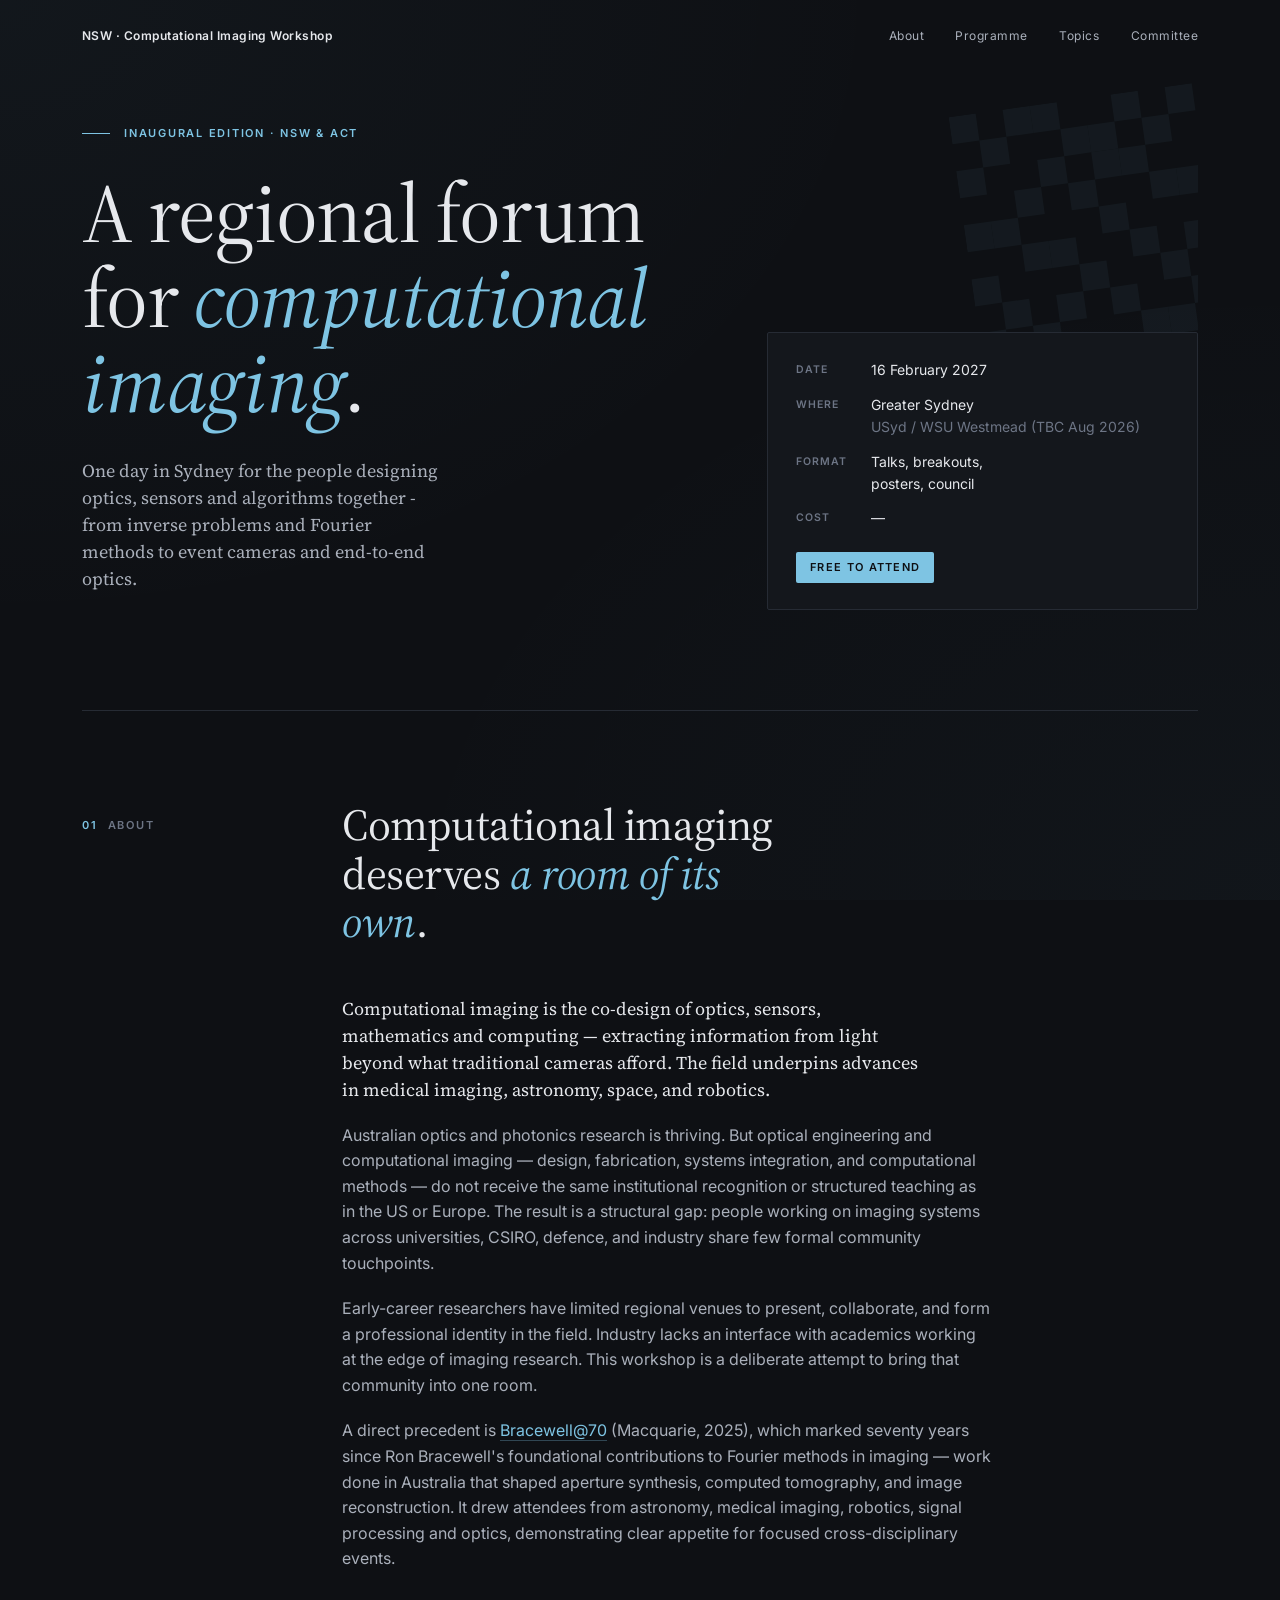
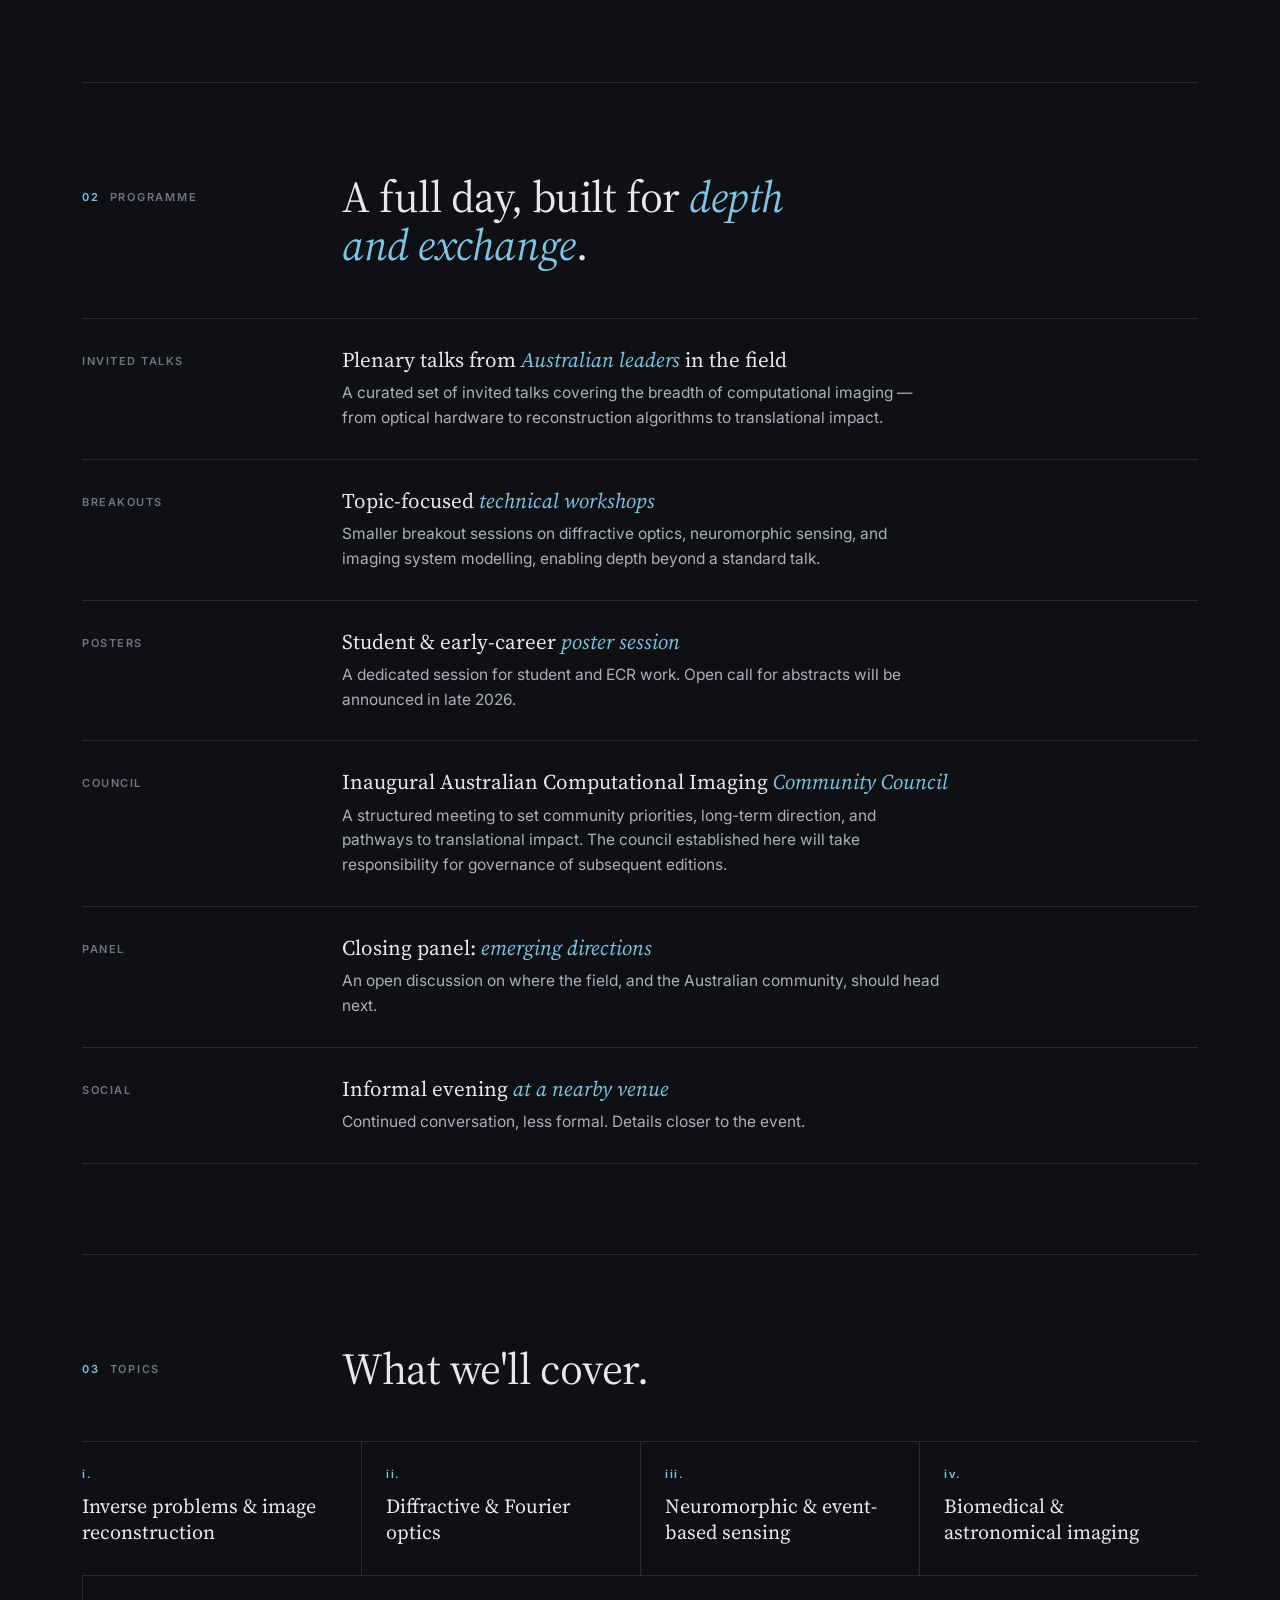
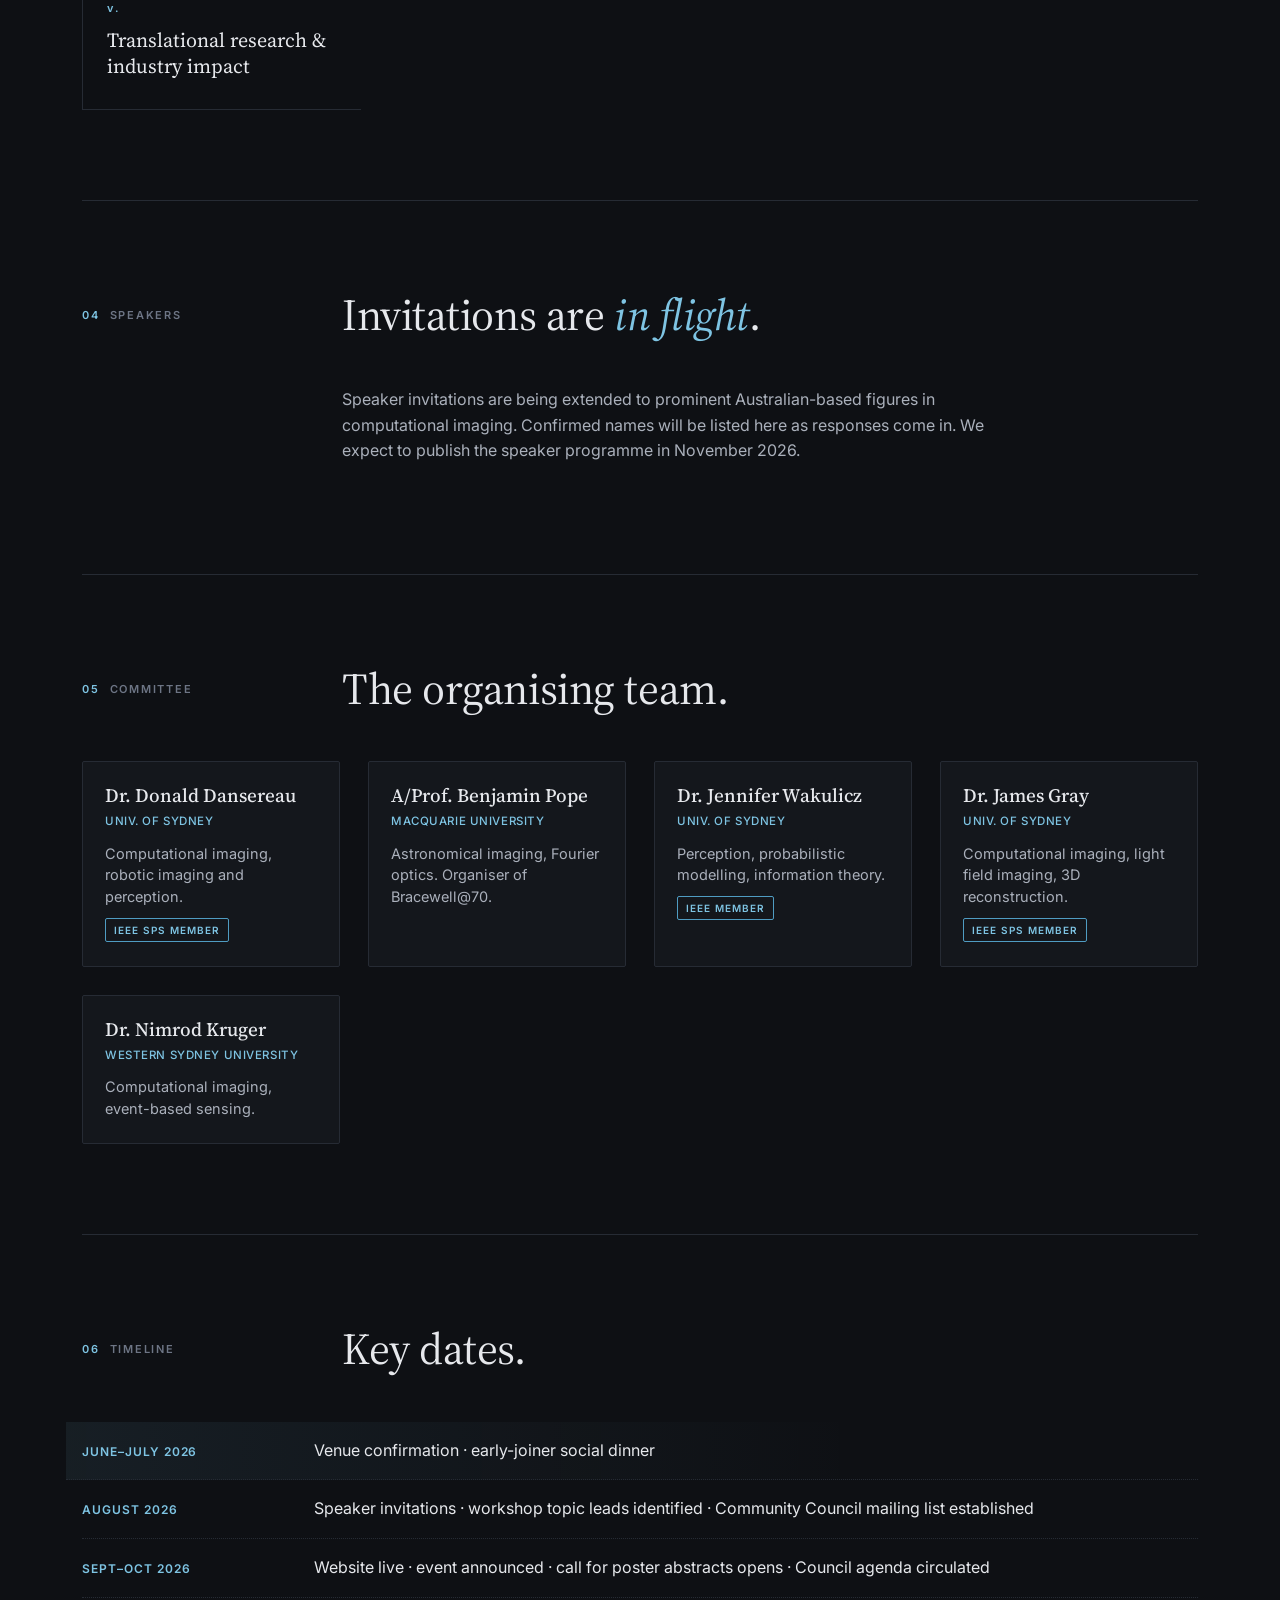
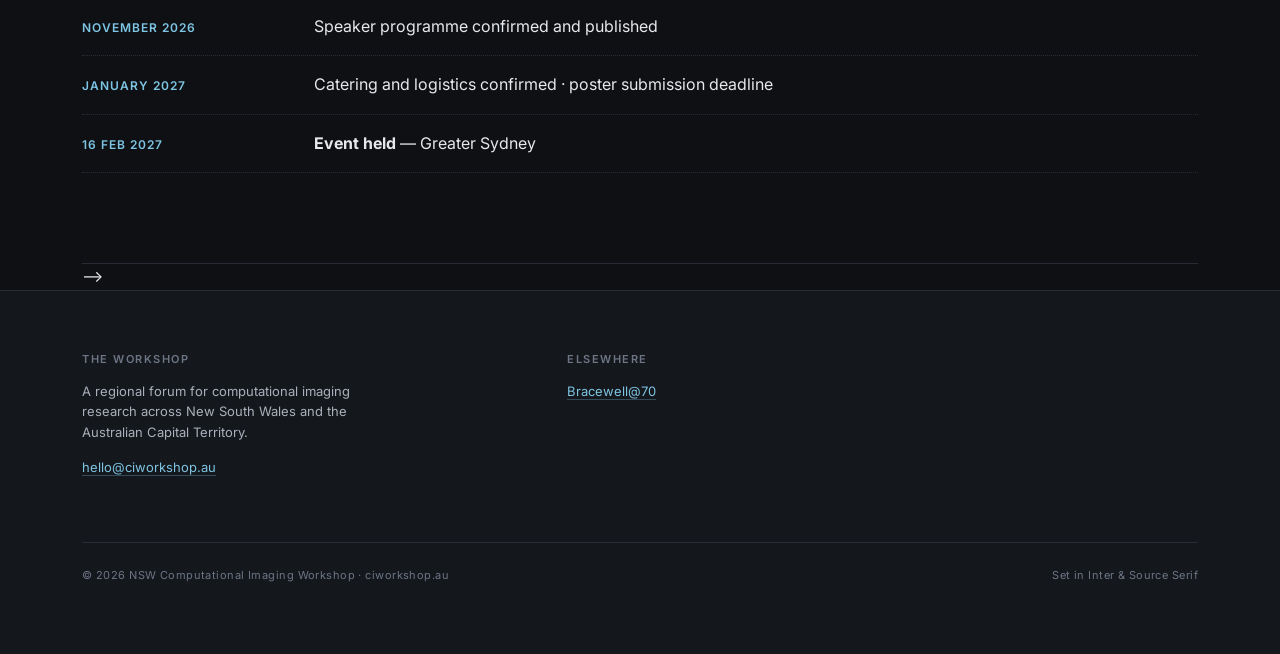
<file: index_prev.html>
<!doctype html>
<html lang="en">
<head>
<meta charset="utf-8">
<meta name="viewport" content="width=device-width, initial-scale=1">
<title>NSW Computational Imaging Workshop — 16 February 2027</title>
<meta name="description" content="The inaugural NSW Computational Imaging Workshop. A regional forum for researchers, engineers and students working at the intersection of optics, sensing and computation. Greater Sydney, 16 February 2027.">
<meta property="og:title" content="NSW Computational Imaging Workshop">
<meta property="og:description" content="Inaugural regional forum for computational imaging research in NSW & the ACT. Free to attend. 16 February 2027.">
<meta property="og:type" content="website">
<meta property="og:url" content="https://ciworkshop.au">

<link rel="preconnect" href="https://fonts.googleapis.com">
<link rel="preconnect" href="https://fonts.gstatic.com" crossorigin>
<link href="https://fonts.googleapis.com/css2?family=Inter:wght@300;400;500;600;700&family=Source+Serif+4:opsz,wght@8..60,300..700&display=swap" rel="stylesheet">

<style>
:root {
  --bg:        #0e1014;
  --bg-soft:   #14171c;
  --bg-elev:   #1a1e25;
  --rule:      #262b34;
  --rule-soft: #1c2028;
  --text:      #e6e8ec;
  --text-soft: #aab0bb;
  --muted:     #6d7585;
  --accent:    #7ec4e3;        /* soft optical cyan */
  --accent-deep: #4f9cc2;
  --highlight: #f0c674;
}

* { box-sizing: border-box; }
html, body { margin: 0; padding: 0; }

body {
  background: var(--bg);
  color: var(--text);
  font-family: "Inter", -apple-system, BlinkMacSystemFont, "Segoe UI", system-ui, sans-serif;
  font-size: 16px;
  line-height: 1.6;
  font-weight: 400;
  -webkit-font-smoothing: antialiased;
  text-rendering: optimizeLegibility;
  background-image:
    radial-gradient(ellipse at top left, rgba(126,196,227,0.04) 0%, transparent 50%),
    radial-gradient(ellipse at bottom right, rgba(126,196,227,0.03) 0%, transparent 50%);
  background-attachment: fixed;
}

::selection { background: var(--accent); color: var(--bg); }

a {
  color: var(--accent);
  text-decoration: none;
  border-bottom: 1px solid rgba(126,196,227,0.3);
  transition: color .15s, border-color .15s;
}
a:hover { color: #a8d8ee; border-bottom-color: #a8d8ee; }

.serif {
  font-family: "Source Serif 4", "Source Serif Pro", Georgia, serif;
}

/* —————————————————————————————————— layout */

.wrap {
  max-width: 1180px;
  margin: 0 auto;
  padding: 0 32px;
}

@media (max-width: 640px) {
  .wrap { padding: 0 20px; }
  body { font-size: 15.5px; }
}

/* —————————————————————————————————— top bar */

.topbar {
  display: flex;
  align-items: center;
  justify-content: space-between;
  padding: 26px 0 0 0;
  font-size: 12px;
  font-weight: 500;
  letter-spacing: 0.04em;
  color: var(--text-soft);
}

.topbar .mark { color: var(--text); font-weight: 600; }
.topbar nav a {
  margin-left: 28px;
  border: none;
  color: var(--text-soft);
  font-weight: 400;
}
.topbar nav a:hover { color: var(--accent); }

@media (max-width: 720px) {
  .topbar nav { display: none; }
}

/* —————————————————————————————————— hero */

.hero {
  position: relative;
  padding: 80px 0 100px 0;
  border-bottom: 1px solid var(--rule);
  overflow: hidden;
}

.hero-grid {
  display: grid;
  grid-template-columns: 1.45fr 1fr;
  gap: 60px;
  align-items: end;
}

@media (max-width: 880px) {
  .hero-grid { grid-template-columns: 1fr; gap: 44px; }
}

.eyebrow {
  font-size: 11px;
  font-weight: 600;
  letter-spacing: 0.16em;
  text-transform: uppercase;
  color: var(--accent);
  margin-bottom: 28px;
  display: flex;
  align-items: center;
  gap: 14px;
}
.eyebrow::before {
  content: "";
  display: inline-block;
  width: 28px;
  height: 1px;
  background: var(--accent);
}

h1.title {
  font-family: "Source Serif 4", Georgia, serif;
  font-weight: 400;
  font-size: clamp(42px, 6.5vw, 86px);
  line-height: 1.02;
  letter-spacing: -0.015em;
  margin: 0 0 32px 0;
  color: var(--text);
}
h1.title em {
  font-style: italic;
  color: var(--accent);
  font-weight: 400;
}

.lede {
  font-family: "Source Serif 4", Georgia, serif;
  font-size: clamp(18px, 1.4vw, 21px);
  line-height: 1.5;
  font-weight: 400;
  color: var(--text-soft);
  max-width: 40ch;
}

.hero-meta {
  background: var(--bg-soft);
  border: 1px solid var(--rule);
  padding: 26px 28px;
  border-radius: 2px;
}

.hero-meta dl {
  margin: 0;
  display: grid;
  grid-template-columns: auto 1fr;
  gap: 12px 24px;
  font-size: 14px;
}
.hero-meta dt {
  color: var(--muted);
  text-transform: uppercase;
  letter-spacing: 0.1em;
  font-size: 10.5px;
  font-weight: 600;
  padding-top: 3px;
}
.hero-meta dd {
  margin: 0;
  color: var(--text);
}

.hero-meta .free-badge {
  display: inline-block;
  margin-top: 22px;
  padding: 7px 14px;
  background: var(--accent);
  color: var(--bg);
  font-size: 11px;
  font-weight: 600;
  letter-spacing: 0.12em;
  text-transform: uppercase;
  border-radius: 2px;
}

/* coded-aperture motif */
.aperture {
  position: absolute;
  right: -70px;
  top: 50px;
  width: 300px;
  height: 300px;
  opacity: 0.05;
  pointer-events: none;
  transform: rotate(-8deg);
}

@media (max-width: 880px) {
  .aperture { display: none; }
}

/* —————————————————————————————————— sections */

section {
  padding: 90px 0;
  border-bottom: 1px solid var(--rule);
}

@media (max-width: 640px) {
  section { padding: 64px 0; }
}

.section-head {
  display: grid;
  grid-template-columns: 200px 1fr;
  gap: 60px;
  margin-bottom: 48px;
  align-items: start;
}

@media (max-width: 720px) {
  .section-head { grid-template-columns: 1fr; gap: 12px; margin-bottom: 32px; }
}

.section-label {
  font-size: 11px;
  font-weight: 600;
  letter-spacing: 0.16em;
  text-transform: uppercase;
  color: var(--muted);
  padding-top: 16px;
}
.section-label .num {
  color: var(--accent);
  margin-right: 10px;
}

.section-title {
  font-family: "Source Serif 4", Georgia, serif;
  font-weight: 400;
  font-size: clamp(30px, 3.8vw, 44px);
  line-height: 1.1;
  letter-spacing: -0.01em;
  margin: 0;
  max-width: 22ch;
  color: var(--text);
}
.section-title em {
  font-style: italic;
  color: var(--accent);
}

.section-body {
  display: grid;
  grid-template-columns: 200px 1fr;
  gap: 60px;
}

@media (max-width: 720px) {
  .section-body { grid-template-columns: 1fr; gap: 24px; }
}

.prose p {
  margin: 0 0 20px 0;
  max-width: 65ch;
  color: var(--text-soft);
  font-size: 16px;
}

.prose p.lead {
  font-size: 18px;
  color: var(--text);
  font-family: "Source Serif 4", Georgia, serif;
  line-height: 1.5;
}

/* —————————————————————————————————— topics grid */

.topics {
  list-style: none;
  padding: 0;
  margin: 0;
  display: grid;
  grid-template-columns: repeat(auto-fit, minmax(240px, 1fr));
  gap: 0;
  border-top: 1px solid var(--rule);
}

.topics li {
  padding: 24px 24px 28px 0;
  border-bottom: 1px solid var(--rule);
  position: relative;
}
.topics li + li { border-left: 1px solid var(--rule); padding-left: 24px; }
@media (max-width: 720px) {
  .topics li + li { border-left: none; padding-left: 0; }
}

.topics .topic-num {
  font-size: 11px;
  font-weight: 600;
  letter-spacing: 0.14em;
  color: var(--accent);
  display: block;
  margin-bottom: 10px;
}
.topics .topic-name {
  font-family: "Source Serif 4", Georgia, serif;
  font-weight: 400;
  font-size: 20px;
  line-height: 1.25;
  color: var(--text);
}

/* —————————————————————————————————— programme */

.programme {
  border-top: 1px solid var(--rule);
}
.programme-item {
  display: grid;
  grid-template-columns: 220px 1fr;
  gap: 40px;
  padding: 28px 0;
  border-bottom: 1px solid var(--rule);
}
@media (max-width: 640px) {
  .programme-item { grid-template-columns: 1fr; gap: 8px; padding: 22px 0; }
}
.programme-item .pi-label {
  font-size: 11px;
  font-weight: 600;
  letter-spacing: 0.14em;
  text-transform: uppercase;
  color: var(--muted);
  padding-top: 6px;
}
.programme-item h3 {
  margin: 0 0 8px 0;
  font-family: "Source Serif 4", Georgia, serif;
  font-weight: 400;
  font-size: 21px;
  line-height: 1.25;
  color: var(--text);
}
.programme-item h3 em { font-style: italic; color: var(--accent); }
.programme-item p {
  margin: 0;
  color: var(--text-soft);
  max-width: 60ch;
  font-size: 15.5px;
}

/* —————————————————————————————————— people */

.people {
  display: grid;
  grid-template-columns: repeat(auto-fit, minmax(240px, 1fr));
  gap: 28px;
}
.person {
  background: var(--bg-soft);
  border: 1px solid var(--rule);
  padding: 22px 22px 24px 22px;
  border-radius: 2px;
}
.person .name {
  font-family: "Source Serif 4", Georgia, serif;
  font-weight: 500;
  font-size: 19px;
  line-height: 1.25;
  margin-bottom: 4px;
  color: var(--text);
}
.person .role {
  font-size: 11.5px;
  font-weight: 500;
  letter-spacing: 0.05em;
  color: var(--accent);
  text-transform: uppercase;
  margin-bottom: 12px;
}
.person .bio {
  font-size: 14.5px;
  color: var(--text-soft);
  line-height: 1.5;
}
.person .ieee {
  display: inline-block;
  font-size: 10px;
  font-weight: 600;
  letter-spacing: 0.1em;
  color: var(--accent);
  margin-top: 10px;
  border: 1px solid var(--accent-deep);
  padding: 3px 8px;
  text-transform: uppercase;
  border-radius: 2px;
}

/* —————————————————————————————————— timeline */

.timeline {
  padding-left: 0;
  margin: 0;
  list-style: none;
}
.timeline li {
  display: grid;
  grid-template-columns: 200px 1fr;
  gap: 32px;
  padding: 16px 0;
  border-bottom: 1px dotted var(--rule);
}
@media (max-width: 640px) {
  .timeline li { grid-template-columns: 1fr; gap: 4px; }
}
.timeline .when {
  font-size: 12px;
  font-weight: 600;
  letter-spacing: 0.08em;
  text-transform: uppercase;
  color: var(--accent);
  padding-top: 4px;
}
.timeline .what {
  font-size: 16px;
  color: var(--text);
}
.timeline li.now {
  background: linear-gradient(90deg, rgba(126,196,227,0.08), transparent 70%);
  margin-left: -16px;
  padding-left: 16px;
}

/* —————————————————————————————————— get involved */

.cta-grid {
  display: grid;
  grid-template-columns: repeat(auto-fit, minmax(260px, 1fr));
  gap: 18px;
}
.cta {
  background: var(--bg-soft);
  border: 1px solid var(--rule);
  padding: 26px 26px 28px 26px;
  border-radius: 2px;
  transition: border-color .15s, background .15s;
}
.cta:hover { border-color: var(--accent-deep); background: var(--bg-elev); }
.cta h3 {
  font-family: "Source Serif 4", Georgia, serif;
  font-weight: 500;
  font-size: 21px;
  margin: 0 0 10px 0;
  color: var(--text);
}
.cta p {
  margin: 0 0 16px 0;
  color: var(--text-soft);
  font-size: 15px;
}
.cta .cta-action {
  font-size: 12px;
  font-weight: 600;
  letter-spacing: 0.08em;
  text-transform: uppercase;
  border: none;
  border-bottom: 1px solid var(--accent);
  padding-bottom: 2px;
}

/* —————————————————————————————————— footer */

footer {
  padding: 60px 0 70px 0;
  background: var(--bg-soft);
  border-top: 1px solid var(--rule);
  font-size: 13px;
  line-height: 1.6;
  color: var(--text-soft);
}
footer a { color: var(--accent); border-bottom-color: rgba(126,196,227,0.3); }
footer a:hover { color: #a8d8ee; border-bottom-color: #a8d8ee; }

.foot-grid {
  display: grid;
  grid-template-columns: 1.5fr 1fr 1fr;
  gap: 48px;
}
@media (max-width: 720px) {
  .foot-grid { grid-template-columns: 1fr; gap: 28px; }
}

.foot-grid h4 {
  font-size: 11px;
  font-weight: 600;
  letter-spacing: 0.14em;
  text-transform: uppercase;
  color: var(--muted);
  margin: 0 0 12px 0;
}

.foot-grid p { margin: 0 0 8px 0; max-width: 38ch; }

.colophon {
  margin-top: 56px;
  padding-top: 24px;
  border-top: 1px solid var(--rule);
  display: flex;
  justify-content: space-between;
  align-items: baseline;
  flex-wrap: wrap;
  gap: 12px;
  font-size: 11px;
  letter-spacing: 0.04em;
  color: var(--muted);
}

/* —————————————————————————————————— small touches */

.disclosure {
  font-size: 14px;
  color: var(--text-soft);
  margin-top: 16px;
  padding: 16px 18px;
  border: 1px dashed var(--rule);
  background: var(--bg-soft);
  border-radius: 2px;
  max-width: 60ch;
}
.disclosure strong { color: var(--text); font-weight: 600; }

/* tiny entrance animation, respect reduced motion */
@media (prefers-reduced-motion: no-preference) {
  .hero h1.title,
  .hero .lede,
  .hero .hero-meta {
    opacity: 0;
    transform: translateY(8px);
    animation: rise .9s cubic-bezier(0.2, 0.7, 0.2, 1) forwards;
  }
  .hero .lede { animation-delay: .12s; }
  .hero .hero-meta { animation-delay: .22s; }
  @keyframes rise {
    to { opacity: 1; transform: translateY(0); }
  }
}
</style>
</head>
<body>

<div class="wrap">

  <header class="topbar">
    <div class="mark">NSW · Computational Imaging Workshop</div>
    <nav>
      <a href="#about">About</a>
      <a href="#programme">Programme</a>
      <a href="#topics">Topics</a>
      <a href="#committee">Committee</a>
<!--      <a href="#involved">Get involved</a>-->
    </nav>
  </header>

  <!-- —————————————————————————————————— hero -->
  <section class="hero">

    <svg class="aperture" viewBox="0 0 11 11" xmlns="http://www.w3.org/2000/svg" aria-hidden="true">
      <g fill="#7ec4e3">
        <rect x="0" y="0" width="1" height="1"/><rect x="2" y="0" width="1" height="1"/><rect x="3" y="0" width="1" height="1"/><rect x="6" y="0" width="1" height="1"/><rect x="8" y="0" width="1" height="1"/>
        <rect x="1" y="1" width="1" height="1"/><rect x="4" y="1" width="1" height="1"/><rect x="5" y="1" width="1" height="1"/><rect x="7" y="1" width="1" height="1"/><rect x="10" y="1" width="1" height="1"/>
        <rect x="0" y="2" width="1" height="1"/><rect x="3" y="2" width="1" height="1"/><rect x="5" y="2" width="1" height="1"/><rect x="6" y="2" width="1" height="1"/><rect x="9" y="2" width="1" height="1"/>
        <rect x="2" y="3" width="1" height="1"/><rect x="4" y="3" width="1" height="1"/><rect x="7" y="3" width="1" height="1"/><rect x="8" y="3" width="1" height="1"/><rect x="10" y="3" width="1" height="1"/>
        <rect x="0" y="4" width="1" height="1"/><rect x="1" y="4" width="1" height="1"/><rect x="5" y="4" width="1" height="1"/><rect x="9" y="4" width="1" height="1"/>
        <rect x="2" y="5" width="1" height="1"/><rect x="3" y="5" width="1" height="1"/><rect x="6" y="5" width="1" height="1"/><rect x="8" y="5" width="1" height="1"/><rect x="10" y="5" width="1" height="1"/>
        <rect x="0" y="6" width="1" height="1"/><rect x="4" y="6" width="1" height="1"/><rect x="7" y="6" width="1" height="1"/><rect x="9" y="6" width="1" height="1"/>
        <rect x="1" y="7" width="1" height="1"/><rect x="3" y="7" width="1" height="1"/><rect x="5" y="7" width="1" height="1"/><rect x="8" y="7" width="1" height="1"/>
        <rect x="0" y="8" width="1" height="1"/><rect x="2" y="8" width="1" height="1"/><rect x="6" y="8" width="1" height="1"/><rect x="7" y="8" width="1" height="1"/><rect x="10" y="8" width="1" height="1"/>
        <rect x="3" y="9" width="1" height="1"/><rect x="4" y="9" width="1" height="1"/><rect x="8" y="9" width="1" height="1"/><rect x="9" y="9" width="1" height="1"/>
        <rect x="1" y="10" width="1" height="1"/><rect x="2" y="10" width="1" height="1"/><rect x="5" y="10" width="1" height="1"/><rect x="6" y="10" width="1" height="1"/><rect x="9" y="10" width="1" height="1"/>
      </g>
    </svg>

    <div class="eyebrow">Inaugural edition · NSW &amp; ACT</div>

    <div class="hero-grid">
      <div>
        <h1 class="title">
          A regional forum for <em>computational imaging</em>.
        </h1>
        <p class="lede">
          One day in Sydney for the people designing optics, sensors and algorithms together - from inverse problems and Fourier methods to event cameras and end-to-end optics.
        </p>
      </div>

      <aside class="hero-meta">
        <dl>
          <dt>Date</dt><dd>16 February 2027</dd>
          <dt>Where</dt><dd>Greater Sydney<br><span style="color:var(--muted)">USyd / WSU Westmead (TBC Aug&nbsp;2026)</span></dd>
          <dt>Format</dt><dd>Talks, breakouts,<br>posters, council</dd>
          <dt>Cost</dt><dd>—</dd>
        </dl>
        <span class="free-badge">Free to attend</span>
      </aside>
    </div>
  </section>

  <!-- —————————————————————————————————— about -->
  <section id="about">
    <div class="section-head">
      <div class="section-label"><span class="num">01</span>About</div>
      <h2 class="section-title">Computational imaging deserves <em>a room of its own</em>.</h2>
    </div>

    <div class="section-body">
      <div></div>
      <div class="prose">
        <p class="lead">
          Computational imaging is the co-design of optics, sensors, mathematics and computing — extracting information from light beyond what traditional cameras afford. The field underpins advances in medical imaging, astronomy, space, and robotics.
        </p>
        <p>
          Australian optics and photonics research is thriving. But optical engineering and computational imaging — design, fabrication, systems integration, and computational methods — do not receive the same institutional recognition or structured teaching as in the US or Europe. The result is a structural gap: people working on imaging systems across universities, CSIRO, defence, and industry share few formal community touchpoints.
        </p>
        <p>
          Early-career researchers have limited regional venues to present, collaborate, and form a professional identity in the field. Industry lacks an interface with academics working at the edge of imaging research. This workshop is a deliberate attempt to bring that community into one room.
        </p>
        <p>
          A direct precedent is <a href="https://bracewell.science" target="_blank" rel="noopener">Bracewell@70</a> (Macquarie, 2025), which marked seventy years since Ron Bracewell's foundational contributions to Fourier methods in imaging — work done in Australia that shaped aperture synthesis, computed tomography, and image reconstruction. It drew attendees from astronomy, medical imaging, robotics, signal processing and optics, demonstrating clear appetite for focused cross-disciplinary events.
        </p>
      </div>
    </div>
  </section>

  <!-- —————————————————————————————————— programme -->
  <section id="programme">
    <div class="section-head">
      <div class="section-label"><span class="num">02</span>Programme</div>
      <h2 class="section-title">A full day, built for <em>depth and exchange</em>.</h2>
    </div>

    <div class="programme">
      <div class="programme-item">
        <div class="pi-label">Invited talks</div>
        <div>
          <h3>Plenary talks from <em>Australian leaders</em> in the field</h3>
          <p>A curated set of invited talks covering the breadth of computational imaging — from optical hardware to reconstruction algorithms to translational impact.</p>
        </div>
      </div>

      <div class="programme-item">
        <div class="pi-label">Breakouts</div>
        <div>
          <h3>Topic-focused <em>technical workshops</em></h3>
          <p>Smaller breakout sessions on diffractive optics, neuromorphic sensing, and imaging system modelling, enabling depth beyond a standard talk.</p>
        </div>
      </div>

      <div class="programme-item">
        <div class="pi-label">Posters</div>
        <div>
          <h3>Student &amp; early-career <em>poster session</em></h3>
          <p>A dedicated session for student and ECR work. Open call for abstracts will be announced in late 2026.</p>
        </div>
      </div>

      <div class="programme-item">
        <div class="pi-label">Council</div>
        <div>
          <h3>Inaugural Australian Computational Imaging <em>Community Council</em></h3>
          <p>A structured meeting to set community priorities, long-term direction, and pathways to translational impact. The council established here will take responsibility for governance of subsequent editions.</p>
        </div>
      </div>

      <div class="programme-item">
        <div class="pi-label">Panel</div>
        <div>
          <h3>Closing panel: <em>emerging directions</em></h3>
          <p>An open discussion on where the field, and the Australian community, should head next.</p>
        </div>
      </div>

      <div class="programme-item">
        <div class="pi-label">Social</div>
        <div>
          <h3>Informal evening <em>at a nearby venue</em></h3>
          <p>Continued conversation, less formal. Details closer to the event.</p>
        </div>
      </div>
    </div>
  </section>

  <!-- —————————————————————————————————— topics -->
  <section id="topics">
    <div class="section-head">
      <div class="section-label"><span class="num">03</span>Topics</div>
      <h2 class="section-title">What we'll cover.</h2>
    </div>

    <ul class="topics">
      <li>
        <span class="topic-num">i.</span>
        <span class="topic-name">Inverse problems &amp; image reconstruction</span>
      </li>
      <li>
        <span class="topic-num">ii.</span>
        <span class="topic-name">Diffractive &amp; Fourier optics</span>
      </li>
      <li>
        <span class="topic-num">iii.</span>
        <span class="topic-name">Neuromorphic &amp; event-based sensing</span>
      </li>
      <li>
        <span class="topic-num">iv.</span>
        <span class="topic-name">Biomedical &amp; astronomical imaging</span>
      </li>
      <li>
        <span class="topic-num">v.</span>
        <span class="topic-name">Translational research &amp; industry impact</span>
      </li>
    </ul>
  </section>

  <!-- —————————————————————————————————— speakers -->
  <section id="speakers">
    <div class="section-head">
      <div class="section-label"><span class="num">04</span>Speakers</div>
      <h2 class="section-title">Invitations are <em>in flight</em>.</h2>
    </div>

    <div class="section-body">
      <div></div>
      <div class="prose">
        <p>
          Speaker invitations are being extended to prominent Australian-based figures in computational imaging. Confirmed names will be listed here as responses come in. We expect to publish the speaker programme in November 2026.
        </p>
<!--        <div class="disclosure">-->
<!--          <strong>Under invitation or expressed initial interest:</strong><br>-->
<!--          Prof. Arti Agrawal (UTS) · Prof. Peter Tuthill (USyd) · Prof. Maryanne Large (USyd) · Prof. Paul Hurley (WSU)-->
<!--        </div>-->
      </div>
    </div>
  </section>

  <!-- —————————————————————————————————— committee -->
  <section id="committee">
    <div class="section-head">
      <div class="section-label"><span class="num">05</span>Committee</div>
      <h2 class="section-title">The organising team.</h2>
    </div>

    <div class="people">
      <div class="person">
        <div class="name">Dr. Donald Dansereau</div>
        <div class="role">Univ. of Sydney</div>
        <div class="bio">Computational imaging, robotic imaging and perception.</div>
        <span class="ieee">IEEE SPS Member</span>
      </div>
      <div class="person">
        <div class="name">A/Prof. Benjamin Pope</div>
        <div class="role">Macquarie University</div>
        <div class="bio">Astronomical imaging, Fourier optics. Organiser of Bracewell@70.</div>
      </div>
      <div class="person">
        <div class="name">Dr. Jennifer Wakulicz</div>
        <div class="role">Univ. of Sydney</div>
        <div class="bio">Perception, probabilistic modelling, information theory.</div>
        <span class="ieee">IEEE Member</span>
      </div>
      <div class="person">
        <div class="name">Dr. James Gray</div>
        <div class="role">Univ. of Sydney</div>
        <div class="bio">Computational imaging, light field imaging, 3D reconstruction.</div>
        <span class="ieee">IEEE SPS Member</span>
      </div>
      <div class="person">
        <div class="name">Dr. Nimrod Kruger</div>
        <div class="role">Western Sydney University</div>
        <div class="bio">Computational imaging, event-based sensing.</div>
      </div>
    </div>
  </section>

  <!-- —————————————————————————————————— timeline -->
  <section id="timeline">
    <div class="section-head">
      <div class="section-label"><span class="num">06</span>Timeline</div>
      <h2 class="section-title">Key dates.</h2>
    </div>

    <ul class="timeline">
      <li class="now">
        <span class="when">June–July 2026</span>
        <span class="what">Venue confirmation · early-joiner social dinner</span>
      </li>
      <li>
        <span class="when">August 2026</span>
        <span class="what">Speaker invitations · workshop topic leads identified · Community Council mailing list established</span>
      </li>
      <li>
        <span class="when">Sept–Oct 2026</span>
        <span class="what">Website live · event announced · call for poster abstracts opens · Council agenda circulated</span>
      </li>
      <li>
        <span class="when">November 2026</span>
        <span class="what">Speaker programme confirmed and published</span>
      </li>
      <li>
        <span class="when">January 2027</span>
        <span class="what">Catering and logistics confirmed · poster submission deadline</span>
      </li>
      <li>
        <span class="when">16 Feb 2027</span>
        <span class="what"><strong>Event held</strong> — Greater Sydney</span>
      </li>
    </ul>
  </section>

<!--  <!-- —————————————————————————————————— get involved -->-->
<!--  <section id="involved">-->
<!--    <div class="section-head">-->
<!--      <div class="section-label"><span class="num">07</span>Get involved</div>-->
<!--      <h2 class="section-title">Three ways to <em>take part</em>.</h2>-->
<!--    </div>-->

<!--    <div class="cta-grid">-->
<!--      <div class="cta">-->
<!--        <h3>Present a poster</h3>-->
<!--        <p>Open to PhD students and early-career researchers across NSW and the ACT. Best contributions awarded. Call for abstracts opens late 2026.</p>-->
<!--        <a class="cta-action" href="mailto:posters@ciworkshop.au">Register your interest →</a>-->
<!--      </div>-->
<!--      <div class="cta">-->
<!--        <h3>Join the Community Council</h3>-->
<!--        <p>Help shape what computational imaging looks like as a community in Australia. The Council convenes at the workshop and continues year-round.</p>-->
<!--        <a class="cta-action" href="mailto:council@ciworkshop.au">Add me to the list →</a>-->
<!--      </div>-->
<!--      <div class="cta">-->
<!--        <h3>Sponsor the event</h3>-->
<!--        <p>External sponsorship enables venue upgrades, expanded participation, recording, and travel support for students. Sponsor briefings on request.</p>-->
<!--        <a class="cta-action" href="mailto:sponsors@ciworkshop.au">Sponsor briefing →</a>-->
<!--      </div>-->
<!--    </div>-->
<!--  </section>-->

</div>

<!-- —————————————————————————————————— footer -->
<footer>
  <div class="wrap">
    <div class="foot-grid">
      <div>
        <h4>The Workshop</h4>
        <p>A regional forum for computational imaging research across New South Wales and the Australian Capital Territory.</p>
        <p style="margin-top:14px"><a href="mailto:hello@ciworkshop.au">hello@ciworkshop.au</a></p>
      </div>
<!--      <div>-->
<!--        <h4>Sponsorship</h4>-->
<!--        <p>Sponsorship application submitted to the IEEE Signal Processing Society Member Driven Initiative programme, 2027 Cycle 2.</p>-->
<!--        <p style="margin-top:14px">Hosted in coordination with the NSW IEEE SPS Regional Chapter.</p>-->
<!--      </div>-->
      <div>
        <h4>Elsewhere</h4>
        <p><a href="https://bracewell.science" target="_blank" rel="noopener">Bracewell@70</a></p>
<!--        <p><a href="https://signalprocessingsociety.org" target="_blank" rel="noopener">IEEE SPS</a></p>-->
      </div>
    </div>

    <div class="colophon">
      <div>© 2026 NSW Computational Imaging Workshop · ciworkshop.au</div>
      <div>Set in Inter &amp; Source Serif</div>
    </div>
  </div>
</footer>

</body>
</html>
</file>
<file: style.css>
/* ================================================================
   style.css  —  NSW COMPUTATIONAL IMAGING WORKSHOP
   ================================================================
   SECTIONS (Ctrl+F to jump):
     TOKENS          CSS custom properties (colours, etc.)
     RESET           box-model and base body
     TYPOGRAPHY      links, selection, serif utility class
     LAYOUT          .wrap container
     TOP BAR         .topbar, .mark, nav
     HERO            .hero, .hero-grid, .eyebrow, h1.title,
                     .lede, .hero-meta, .aperture
     SECTIONS        shared section, .section-head, .section-title
     PROSE           .prose paragraphs
     PROGRAMME       .programme, .programme-item
     TOPICS          .topics list
     PEOPLE          .people, .person cards
     TIMELINE        .timeline list
     NEWS            .news-list, .news-item (photo + text)
     CTA             .cta-grid, .cta cards (Get Involved)
     FOOTER          footer, .foot-grid, .colophon
     MISC            .disclosure, entrance animation
================================================================ */


/* ──────────────────────────────────────────────────────────────
   TOKENS
────────────────────────────────────────────────────────────── */

:root {
  --bg:          #0e1014;
  --bg-soft:     #14171c;
  --bg-elev:     #1a1e25;
  --rule:        #262b34;
  --rule-soft:   #1c2028;
  --text:        #e6e8ec;
  --text-soft:   #aab0bb;
  --muted:       #6d7585;
  --accent:      #7ec4e3;      /* soft optical cyan */
  --accent-deep: #4f9cc2;
  --highlight:   #f0c674;
}


/* ──────────────────────────────────────────────────────────────
   RESET
────────────────────────────────────────────────────────────── */

* { box-sizing: border-box; }
html, body { margin: 0; padding: 0; }

body {
  background: var(--bg);
  color: var(--text);
  font-family: "Inter", -apple-system, BlinkMacSystemFont, "Segoe UI", system-ui, sans-serif;
  font-size: 16px;
  line-height: 1.6;
  font-weight: 400;
  -webkit-font-smoothing: antialiased;
  text-rendering: optimizeLegibility;
  background-image:
    radial-gradient(ellipse at top left,    rgba(126,196,227,0.04) 0%, transparent 50%),
    radial-gradient(ellipse at bottom right, rgba(126,196,227,0.03) 0%, transparent 50%);
  background-attachment: fixed;
}


/* ──────────────────────────────────────────────────────────────
   TYPOGRAPHY
────────────────────────────────────────────────────────────── */

::selection { background: var(--accent); color: var(--bg); }

a {
  color: var(--accent);
  text-decoration: none;
  border-bottom: 1px solid rgba(126,196,227,0.3);
  transition: color .15s, border-color .15s;
}
a:hover { color: #a8d8ee; border-bottom-color: #a8d8ee; }

.serif {
  font-family: "Source Serif 4", "Source Serif Pro", Georgia, serif;
}


/* ──────────────────────────────────────────────────────────────
   LAYOUT
────────────────────────────────────────────────────────────── */

.wrap {
  max-width: 1180px;
  margin: 0 auto;
  padding: 0 32px;
}

@media (max-width: 640px) {
  .wrap  { padding: 0 20px; }
  body   { font-size: 15.5px; }
}


/* ──────────────────────────────────────────────────────────────
   TOP BAR
────────────────────────────────────────────────────────────── */

.topbar {
  display: flex;
  align-items: center;
  justify-content: space-between;
  padding: 26px 0 0 0;
  font-size: 16px;
  font-weight: 500;
  letter-spacing: 0.04em;
  color: var(--text-soft);
}

.topbar .mark   { color: var(--text); font-weight: 600; }
.topbar .mark img.nav-logo {
  height: 64px;
  width: auto;
  vertical-align: middle;
  margin-right: 10px;
}
.topbar nav a   { margin-left: 28px; border: none; color: var(--text-soft); font-weight: 400; }
.topbar nav a:hover { color: var(--accent); }

/*
@media (max-width: 720px) {
  .topbar nav { display: none; }
}
*/
@media (max-width: 720px) {
  .topbar {
    flex-direction: column;
    align-items: flex-start;
    gap: 16px;
    padding-top: 20px;
  }

  .topbar .mark {
    font-size: 14px;
    letter-spacing: 0.02em;
  }

  .topbar .mark img.nav-logo {
    height: 44px;
  }

  .topbar nav {
    display: flex;
    flex-wrap: wrap;
    align-items: center;
    gap: 4px 18px;
    width: 100%;
    padding: 12px 0;
    border-top: 1px solid var(--rule);
    border-bottom: 1px solid var(--rule);
  }

  .topbar nav a {
    margin-left: 0;
    padding: 8px 0;
    font-size: 13px;
  }

  .topbar nav a[href="calls.html"],
  .topbar nav a[href*="luma.com"] {
    color: var(--accent);
    font-weight: 600;
  }
}

/* ──────────────────────────────────────────────────────────────
   HERO
────────────────────────────────────────────────────────────── */

.hero {
  position: relative;
  z-index: 0;
  padding: 80px 0 100px 0;
  border-bottom: 1px solid var(--rule);
  overflow: hidden;
  background-size: cover;
  background-position: center;
}

/* Dark scrim over the banner image so text stays legible.
   Only applied when layout.js adds .has-banner (i.e. hero.banner is set
   in content.js). Tweak the rgba stops to taste — alpha 0 = transparent.
   z-index: -1 keeps it strictly below the hero's content (which sits in
   the same stacking context at z-index: 0 / auto by default). */
.hero.has-banner::before {
  content: "";
  position: absolute;
  inset: 0;
  z-index: -1;
  background: linear-gradient(
    180deg,
    rgba(14, 16, 20, 0.55) 0%,
    rgba(14, 16, 20, 0.62) 45%,
    rgba(14, 16, 20, 0.88) 100%
  );
  pointer-events: none;
}

.hero > * {
  position: relative;
}

.hero-grid {
  display: grid;
  grid-template-columns: 1.45fr 1fr;
  gap: 60px;
  align-items: end;
}

@media (max-width: 880px) {
  .hero-grid { grid-template-columns: 1fr; gap: 44px; }
}

.hero-logo {
  display: block;
  position: relative;
  z-index: 1;
  height: 56px;
  width: auto;
  margin-bottom: 24px;
}

.eyebrow {
  font-size: 11px;
  font-weight: 600;
  letter-spacing: 0.16em;
  text-transform: uppercase;
  color: var(--accent);
  margin-bottom: 28px;
  display: flex;
  align-items: center;
  gap: 14px;
}
.eyebrow::before {
  content: "";
  display: inline-block;
  width: 28px;
  height: 1px;
  background: var(--accent);
}

h1.title {
  font-family: "Source Serif 4", Georgia, serif;
  font-weight: 400;
  font-size: clamp(42px, 6.5vw, 86px);
  line-height: 1.02;
  letter-spacing: -0.015em;
  margin: 0 0 32px 0;
  color: var(--text);
}
h1.title em { font-style: italic; color: var(--accent); font-weight: 400; }

.lede {
  font-family: "Source Serif 4", Georgia, serif;
  font-size: clamp(18px, 1.4vw, 21px);
  line-height: 1.5;
  font-weight: 400;
  color: var(--text-soft);
  max-width: 40ch;
}

.hero-meta {
  background: var(--bg-soft);
  border: 1px solid var(--rule);
  padding: 26px 28px;
  border-radius: 2px;
}
.hero-meta dl {
  margin: 0;
  display: grid;
  grid-template-columns: auto 1fr;
  gap: 12px 24px;
  font-size: 14px;
}
.hero-meta dt {
  color: var(--muted);
  text-transform: uppercase;
  letter-spacing: 0.1em;
  font-size: 10.5px;
  font-weight: 600;
  padding-top: 3px;
}
.hero-meta dd { margin: 0; color: var(--text); }
.hero-meta .card-section-head {
  margin: 14px 0 2px 0;
  padding-top: 14px;
  border-top: 1px solid var(--rule);
  color: var(--muted);
  font-size: 10.5px;
  font-weight: 600;
  text-transform: uppercase;
  letter-spacing: 0.1em;
}
.hero-meta .free-badge {
  display: inline-block;
  margin-top: 22px;
  padding: 7px 14px;
  background: var(--accent);
  color: var(--bg);
  font-size: 11px;
  font-weight: 600;
  letter-spacing: 0.12em;
  text-transform: uppercase;
  border-radius: 2px;
}

/* coded-aperture motif */
.aperture {
  position: absolute;
  right: -70px;
  top: 50px;
  width: 300px;
  height: 300px;
  opacity: 0.05;
  pointer-events: none;
  transform: rotate(-8deg);
}
@media (max-width: 880px) { .aperture { display: none; } }


/* ──────────────────────────────────────────────────────────────
   SECTIONS  (shared)
────────────────────────────────────────────────────────────── */

section {
  padding: 90px 0;
  border-bottom: 1px solid var(--rule);
}
@media (max-width: 640px) { section { padding: 64px 0; } }

.section-head {
  display: grid;
  grid-template-columns: 200px 1fr;
  gap: 60px;
  margin-bottom: 48px;
  align-items: start;
}
@media (max-width: 720px) {
  .section-head { grid-template-columns: 1fr; gap: 12px; margin-bottom: 32px; }
}

.section-label {
  font-size: 11px;
  font-weight: 600;
  letter-spacing: 0.16em;
  text-transform: uppercase;
  color: var(--muted);
  padding-top: 16px;
}
.section-label .num { color: var(--accent); margin-right: 10px; }

.section-title {
  font-family: "Source Serif 4", Georgia, serif;
  font-weight: 400;
  font-size: clamp(30px, 3.8vw, 44px);
  line-height: 1.1;
  letter-spacing: -0.01em;
  margin: 0;
  max-width: 22ch;
  color: var(--text);
}
.section-title em { font-style: italic; color: var(--accent); }

.section-body {
  display: grid;
  grid-template-columns: 200px 1fr;
  gap: 60px;
}
@media (max-width: 720px) {
  .section-body { grid-template-columns: 1fr; gap: 24px; }
}


/* ──────────────────────────────────────────────────────────────
   PROSE
────────────────────────────────────────────────────────────── */

.prose p {
  margin: 0 0 20px 0;
  max-width: 65ch;
  color: var(--text-soft);
  font-size: 16px;
}
.prose p.lead {
  font-size: 18px;
  color: var(--text);
  font-family: "Source Serif 4", Georgia, serif;
  line-height: 1.5;
}





/* ──────────────────────────────────────────────────────────────
   TOPICS
────────────────────────────────────────────────────────────── */

.topics {
  list-style: none;
  padding: 0;
  margin: 0;
  display: grid;
  grid-template-columns: repeat(auto-fit, minmax(240px, 1fr));
  gap: 0;
  border-top: 1px solid var(--rule);
}
.topics li {
  padding: 24px 24px 28px 0;
  border-bottom: 1px solid var(--rule);
  position: relative;
}
.topics li + li { border-left: 1px solid var(--rule); padding-left: 24px; }
@media (max-width: 720px) {
  .topics li + li { border-left: none; padding-left: 0; }
}
.topics .topic-num {
  font-size: 11px;
  font-weight: 600;
  letter-spacing: 0.14em;
  color: var(--accent);
  display: block;
  margin-bottom: 10px;
}
.topics .topic-name {
  font-family: "Source Serif 4", Georgia, serif;
  font-weight: 400;
  font-size: 20px;
  line-height: 1.25;
  color: var(--text);
}

/* ──────────────────────────────────────────────────────────────
   TIMELINE
────────────────────────────────────────────────────────────── */

.timeline { padding-left: 0; margin: 0; list-style: none; }
.timeline li {
  display: grid;
  grid-template-columns: 200px 1fr;
  gap: 32px;
  padding: 16px 0;
  border-bottom: 1px dotted var(--rule);
}
@media (max-width: 640px) {
  .timeline li { grid-template-columns: 1fr; gap: 4px; }
}
.timeline .when {
  font-size: 12px;
  font-weight: 600;
  letter-spacing: 0.08em;
  text-transform: uppercase;
  color: var(--accent);
  padding-top: 4px;
}
.timeline .what { font-size: 16px; color: var(--text); }
.timeline li.now {
  background: linear-gradient(90deg, rgba(126,196,227,0.08), transparent 70%);
  margin-left: -16px;
  padding-left: 16px;
}

/* ──────────────────────────────────────────────────────────────
   PROGRAMME
────────────────────────────────────────────────────────────── */

.programme { border-top: 1px solid var(--rule); }

.programme-item {
  display: grid;
  grid-template-columns: 220px 1fr;
  gap: 40px;
  padding: 28px 0;
  border-bottom: 1px solid var(--rule);
}
@media (max-width: 640px) {
  .programme-item { grid-template-columns: 1fr; gap: 8px; padding: 22px 0; }
}

.programme-item .pi-label {
  font-size: 11px;
  font-weight: 600;
  letter-spacing: 0.14em;
  text-transform: uppercase;
  color: var(--muted);
  padding-top: 6px;
}
.programme-item h3 {
  margin: 0 0 8px 0;
  font-family: "Source Serif 4", Georgia, serif;
  font-weight: 400;
  font-size: 21px;
  line-height: 1.25;
  color: var(--text);
}
.programme-item h3 em { font-style: italic; color: var(--accent); }
.programme-item p { margin: 0; color: var(--text-soft); max-width: 60ch; font-size: 15.5px; }

/* ──────────────────────────────────────────────────────────────
   PEOPLE
────────────────────────────────────────────────────────────── */

.people {
  display: grid;
  grid-template-columns: repeat(auto-fit, minmax(240px, 1fr));
  gap: 28px;
}
.person {
  background: var(--bg-soft);
  border: 1px solid var(--rule);
  padding: 22px 22px 24px 22px;
  border-radius: 2px;
}
.person-photo {
  width: 64px;
  height: 64px;
  border-radius: 50%;
  object-fit: cover;
  display: block;
  margin-bottom: 14px;
  border: 1px solid var(--rule);
  filter: grayscale(15%);
}
.person .name {
  font-family: "Source Serif 4", Georgia, serif;
  font-weight: 500;
  font-size: 19px;
  line-height: 1.25;
  margin-bottom: 4px;
  color: var(--text);
}
.person .role {
  font-size: 11.5px;
  font-weight: 500;
  letter-spacing: 0.05em;
  color: var(--accent);
  text-transform: uppercase;
  margin-bottom: 12px;
}
.person .bio    { font-size: 14.5px; color: var(--text-soft); line-height: 1.5; }
.person .ieee {
  display: inline-block;
  font-size: 10px;
  font-weight: 600;
  letter-spacing: 0.1em;
  color: var(--accent);
  margin-top: 10px;
  border: 1px solid var(--accent-deep);
  padding: 3px 8px;
  text-transform: uppercase;
  border-radius: 2px;
}

/* ──────────────────────────────────────────────────────────────
   SPEAKERS  (single-column, horizontal rows — photo + blurb)
────────────────────────────────────────────────────────────── */

.speakers-list {
  display: flex;
  flex-direction: column;
}
.speaker-row {
  display: flex;
  align-items: flex-start;
  gap: 24px;
  padding: 26px 0;
  border-bottom: 1px solid var(--rule);
}
.speaker-row:first-child { padding-top: 0; }
.speaker-row:last-child  { border-bottom: none; }

.speaker-photo {
  flex: 0 0 auto;
  width: 88px;
  height: 88px;
  border-radius: 50%;
  object-fit: cover;
  border: 1px solid var(--rule);
  filter: grayscale(15%);
}
.speaker-body { flex: 1 1 auto; min-width: 0; }
.speaker-body .name {
  font-family: "Source Serif 4", Georgia, serif;
  font-weight: 500;
  font-size: 20px;
  line-height: 1.25;
  margin-bottom: 4px;
  color: var(--text);
}
.speaker-body .role {
  font-size: 11.5px;
  font-weight: 500;
  letter-spacing: 0.05em;
  color: var(--accent);
  text-transform: uppercase;
  margin-bottom: 10px;
}
.speaker-body .bio {
  font-size: 15px;
  color: var(--text-soft);
  line-height: 1.55;
  max-width: 68ch;
}
.speaker-body .ieee {
  display: inline-block;
  font-size: 10px;
  font-weight: 600;
  letter-spacing: 0.1em;
  color: var(--accent);
  margin-top: 10px;
  border: 1px solid var(--accent-deep);
  padding: 3px 8px;
  text-transform: uppercase;
  border-radius: 2px;
}

@media (max-width: 560px) {
  .speaker-row { gap: 16px; }
  .speaker-photo { width: 64px; height: 64px; }
}

/* ──────────────────────────────────────────────────────────────
   NEWS  (photo + text items, newest first)
────────────────────────────────────────────────────────────── */

.news-list {
  display: flex;
  flex-direction: column;
}
.news-item {
  display: grid;
  grid-template-columns: 380px 1fr;
  gap: 32px;
  padding: 32px 0;
  border-bottom: 1px solid var(--rule);
  align-items: start;
}
.news-item:first-child { padding-top: 0; }
.news-item:last-child  { border-bottom: none; }

.news-photo {
  width: 100%;
  aspect-ratio: 4 / 3;
  object-fit: cover;
  border-radius: 2px;
  border: 1px solid var(--rule);
  filter: grayscale(10%);
  display: block;
}

.news-body { min-width: 0; }
.news-date {
  font-size: 12px;
  font-weight: 600;
  letter-spacing: 0.08em;
  text-transform: uppercase;
  color: var(--accent);
  margin-bottom: 8px;
}
.news-body h3 {
  margin: 0 0 10px 0;
  font-family: "Source Serif 4", Georgia, serif;
  font-weight: 400;
  font-size: 22px;
  line-height: 1.25;
  color: var(--text);
}
.news-body p {
  margin: 0;
  font-size: 15.5px;
  color: var(--text-soft);
  line-height: 1.6;
  max-width: 62ch;
}

@media (max-width: 640px) {
  .news-item { grid-template-columns: 1fr; gap: 16px; padding: 24px 0; }
  .news-photo { aspect-ratio: 16 / 9; }
}





/* ──────────────────────────────────────────────────────────────
   CTA  (Get Involved — currently hidden)
────────────────────────────────────────────────────────────── */

.cta-grid { display: grid; grid-template-columns: repeat(auto-fit, minmax(260px, 1fr)); gap: 18px; }
.cta {
  background: var(--bg-soft);
  border: 1px solid var(--rule);
  padding: 26px 26px 28px 26px;
  border-radius: 2px;
  transition: border-color .15s, background .15s;
}
.cta:hover { border-color: var(--accent-deep); background: var(--bg-elev); }
.cta h3 {
  font-family: "Source Serif 4", Georgia, serif;
  font-weight: 500;
  font-size: 21px;
  margin: 0 0 10px 0;
  color: var(--text);
}
.cta p { margin: 0 0 16px 0; color: var(--text-soft); font-size: 15px; }
.cta .cta-action {
  font-size: 12px;
  font-weight: 600;
  letter-spacing: 0.08em;
  text-transform: uppercase;
  border: none;
  border-bottom: 1px solid var(--accent);
  padding-bottom: 2px;
}


/* ──────────────────────────────────────────────────────────────
   FOOTER
────────────────────────────────────────────────────────────── */

footer {
  padding: 60px 0 70px 0;
  background: var(--bg-soft);
  border-top: 1px solid var(--rule);
  font-size: 13px;
  line-height: 1.6;
  color: var(--text-soft);
}
footer a { color: var(--accent); border-bottom-color: rgba(126,196,227,0.3); }
footer a:hover { color: #a8d8ee; border-bottom-color: #a8d8ee; }

.foot-grid {
  display: grid;
  grid-template-columns: 1.5fr 1fr 1fr;
  gap: 48px;
}
@media (max-width: 720px) { .foot-grid { grid-template-columns: 1fr; gap: 28px; } }

.foot-grid h4 {
  font-size: 11px;
  font-weight: 600;
  letter-spacing: 0.14em;
  text-transform: uppercase;
  color: var(--muted);
  margin: 0 0 12px 0;
}
.foot-grid p { margin: 0 0 8px 0; max-width: 38ch; }

.colophon {
  margin-top: 56px;
  padding-top: 24px;
  border-top: 1px solid var(--rule);
  display: flex;
  justify-content: space-between;
  align-items: baseline;
  flex-wrap: wrap;
  gap: 12px;
  font-size: 11px;
  letter-spacing: 0.04em;
  color: var(--muted);
}


/* ──────────────────────────────────────────────────────────────
   MISC
────────────────────────────────────────────────────────────── */

.disclosure {
  font-size: 14px;
  color: var(--text-soft);
  margin-top: 16px;
  padding: 16px 18px;
  border: 1px dashed var(--rule);
  background: var(--bg-soft);
  border-radius: 2px;
  max-width: 60ch;
}
.disclosure strong { color: var(--text); font-weight: 600; }

/* entrance animation — respects reduced-motion preference */
@media (prefers-reduced-motion: no-preference) {
  .hero h1.title,
  .hero .lede,
  .hero .hero-meta {
    opacity: 0;
    transform: translateY(8px);
    animation: rise .9s cubic-bezier(0.2, 0.7, 0.2, 1) forwards;
  }
  .hero .lede       { animation-delay: .12s; }
  .hero .hero-meta  { animation-delay: .22s; }
  @keyframes rise { to { opacity: 1; transform: translateY(0); } }
}
</file>
